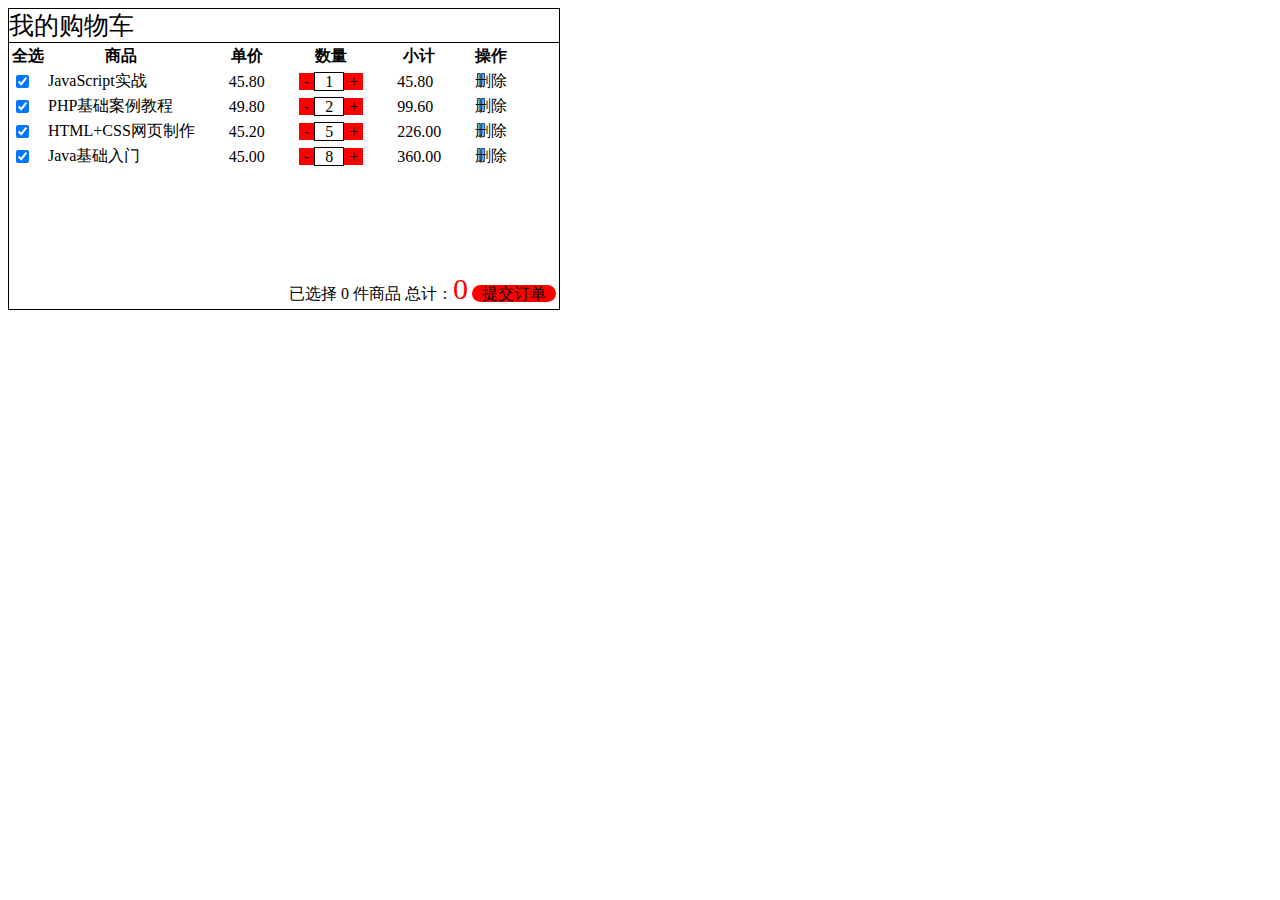
<file: js/index.html>
<!DOCTYPE html>
<html>
	<head>
		<meta charset="utf-8">
		<title></title>
		<style type="text/css">
			.cart{
				width: 550px;
				height: 300px;
				border: 1px solid black;
				position: relative;
			}
			.cart-title{
				font-size: 25px;
				border-bottom: 1px solid black;
			}
			.cart-item input{
				padding: 0 30px;
			}
			.cart-item .cart-price{
				padding: 0 30px;
			}
			.cart-item .cart-reduce{
				padding: 0 5px;
				background-color: #f00;
				cursor: pointer;
			}
			.cart-item .cart-num{
				padding: 0 10px;
				border: 1px solid black;
			}
			.cart-item .cart-add{
				padding: 0 5px;
				background-color: #f00;
				cursor: pointer;
			}
			.cart-item .cart-subtotal{
				padding: 0 30px;
			}
			.cart-bottom{
				position: absolute;
				bottom: 0;
				right: 0;
			}
			.cart-bottom span:nth-of-type(2) .cart-total-price{
				font-size: 30px;
				color: red;
			}
			.cart-bottom span:nth-of-type(3){
				padding: 0 10px;
				background-color: red;
				border-radius:10px 10px 10px 10px ;
			}
		</style>
	</head>
	<body>
		   <div class="cart">
		      <div class="cart-title">我的购物车</div>
		      <table class="cart-table">
		        <tr>
		          <th><span class="cart-all">全选</span></th><th>商品</th><th>单价</th><th>数量</th><th>小计</th><th>操作</th>
		        </tr>
		        <tr class="cart-item">
		          <td><input class="cart-check" type="checkbox" checked></td>
		          <td class="cart-txt-left"><span class="cart-name">Loading...</span></td>
		          <td><span class="cart-price">0</span></td>
		          <td><span class="cart-reduce" >-</span><span class="cart-num">0</span><span class="cart-add">+</span></td>
		          <td><span class="cart-subtotal">0</span></td>
		          <td><span class="cart-del">删除</span></td>
		        </tr>
		        <tr class="cart-bottom">
		          <td colspan="6">
		            <span class="cart-bottom-span">已选择 <span class="cart-total-num">0</span> 件商品</span>
		            <span class="cart-bottom-span">总计：<span class="cart-total-price">0</span></span>
		            <span class="cart-bottom-btn">提交订单</span>
		          </td>
		        </tr>
		      </table>
		    </div>
		    <script src="ShopCart.js"></script>
		    <script>
		    	ShopCart('cart',[
		    	{name: 'JavaScript实战', price: 45.8, num: 1},
		        {name: 'PHP基础案例教程', price: 49.8, num: 2},
		        {name: 'HTML+CSS网页制作', price: 45.2, num: 5},
		        {name: 'Java基础入门', price: 45, num: 8},
		    	]);
		    </script>
	</body>
</html>
</file>
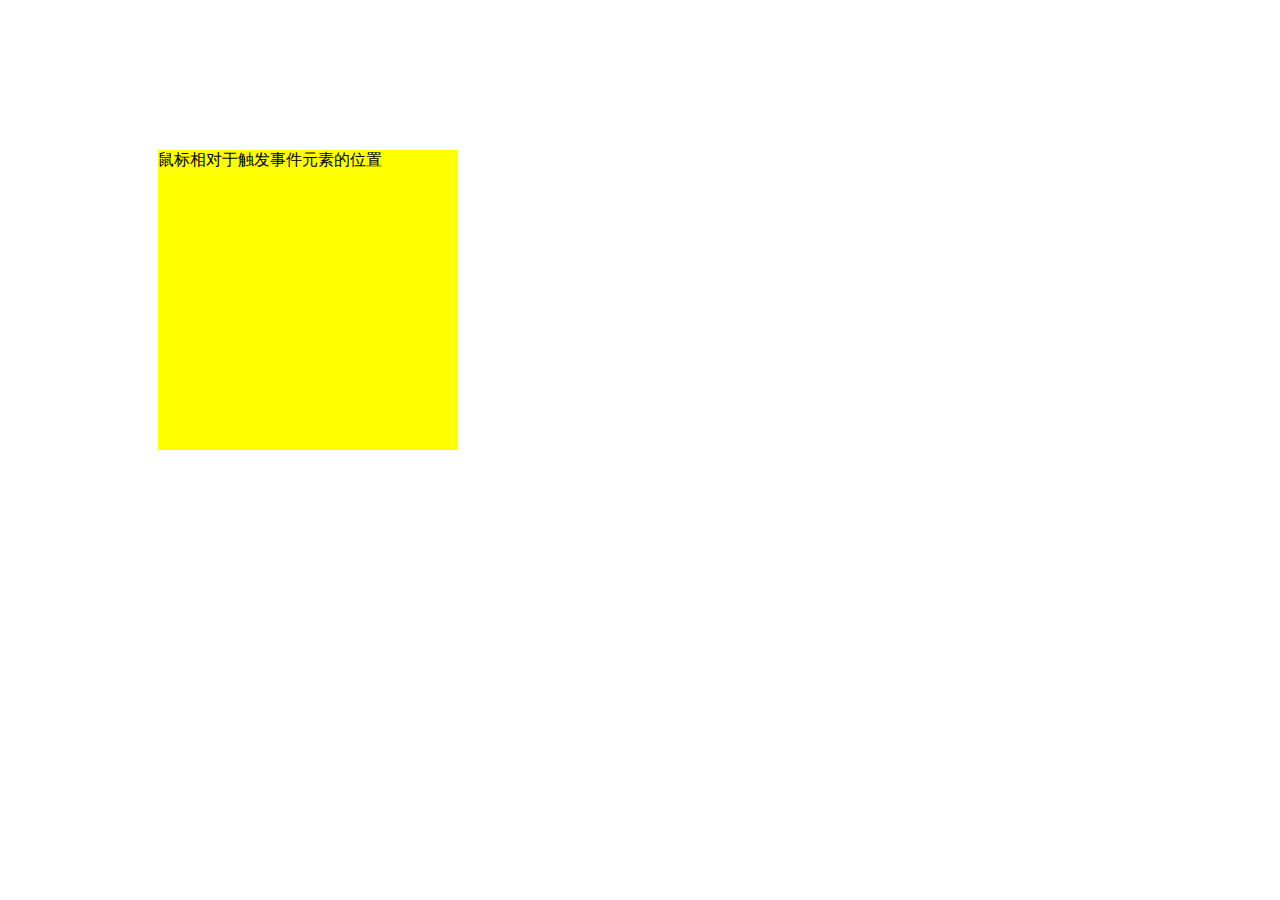
<file: js/02.html>
<!DOCTYPE html PUBLIC "-//W3C//DTD XHTML 1.0 Transitional//EN" "http://www.w3.org/TR/xhtml1/DTD/xhtml1-transitional.dtd">
<html xmlns="http://www.w3.org/1999/xhtml">
<head>
<title>鼠标的距离</title>
<script type="text/javascript">
var mouseX;
var mouseY;
function show(event) {
 var infoDiv = document.getElementById('infoDiv');
 mouseOver(event);
    document.getElementById("a").innerHTML = mouseX+" "+mouseY ;
    infoDiv.style.display = "block";
 infoDiv.innerHTML = mouseX+" "+mouseY;
    infoDiv.style.left = mouseX + 10 + "px";
    infoDiv.style.top = mouseY + 10 + "px";    
}
function hide() {
    var infoDiv = document.getElementById('infoDiv').style.display = "none";;
}
function mouseOver(obj) {
    e = obj || window.event;
    // 此处记录鼠标停留在组建上的时候的位置, 可以自己通过加减常量来控制离鼠标的距离.
    mouseX =  e.layerX|| e.offsetX;
    mouseY =  e.layerY|| e.offsetY; 
}
</script>
</head>
<body>
<div onmousemove="show(event);" onmouseout="hide();" style="margin:150px ; background:#ff0; height:300px; width:300px; position:relative; ">鼠标相对于触发事件元素的位置<strong id="a"></strong>
  <div id="infoDiv" style="display: none; position: absolute; width: 100px; height: 100px; background-color: #F1F19B;"></div>
</div>
</body>
</html>
</file>
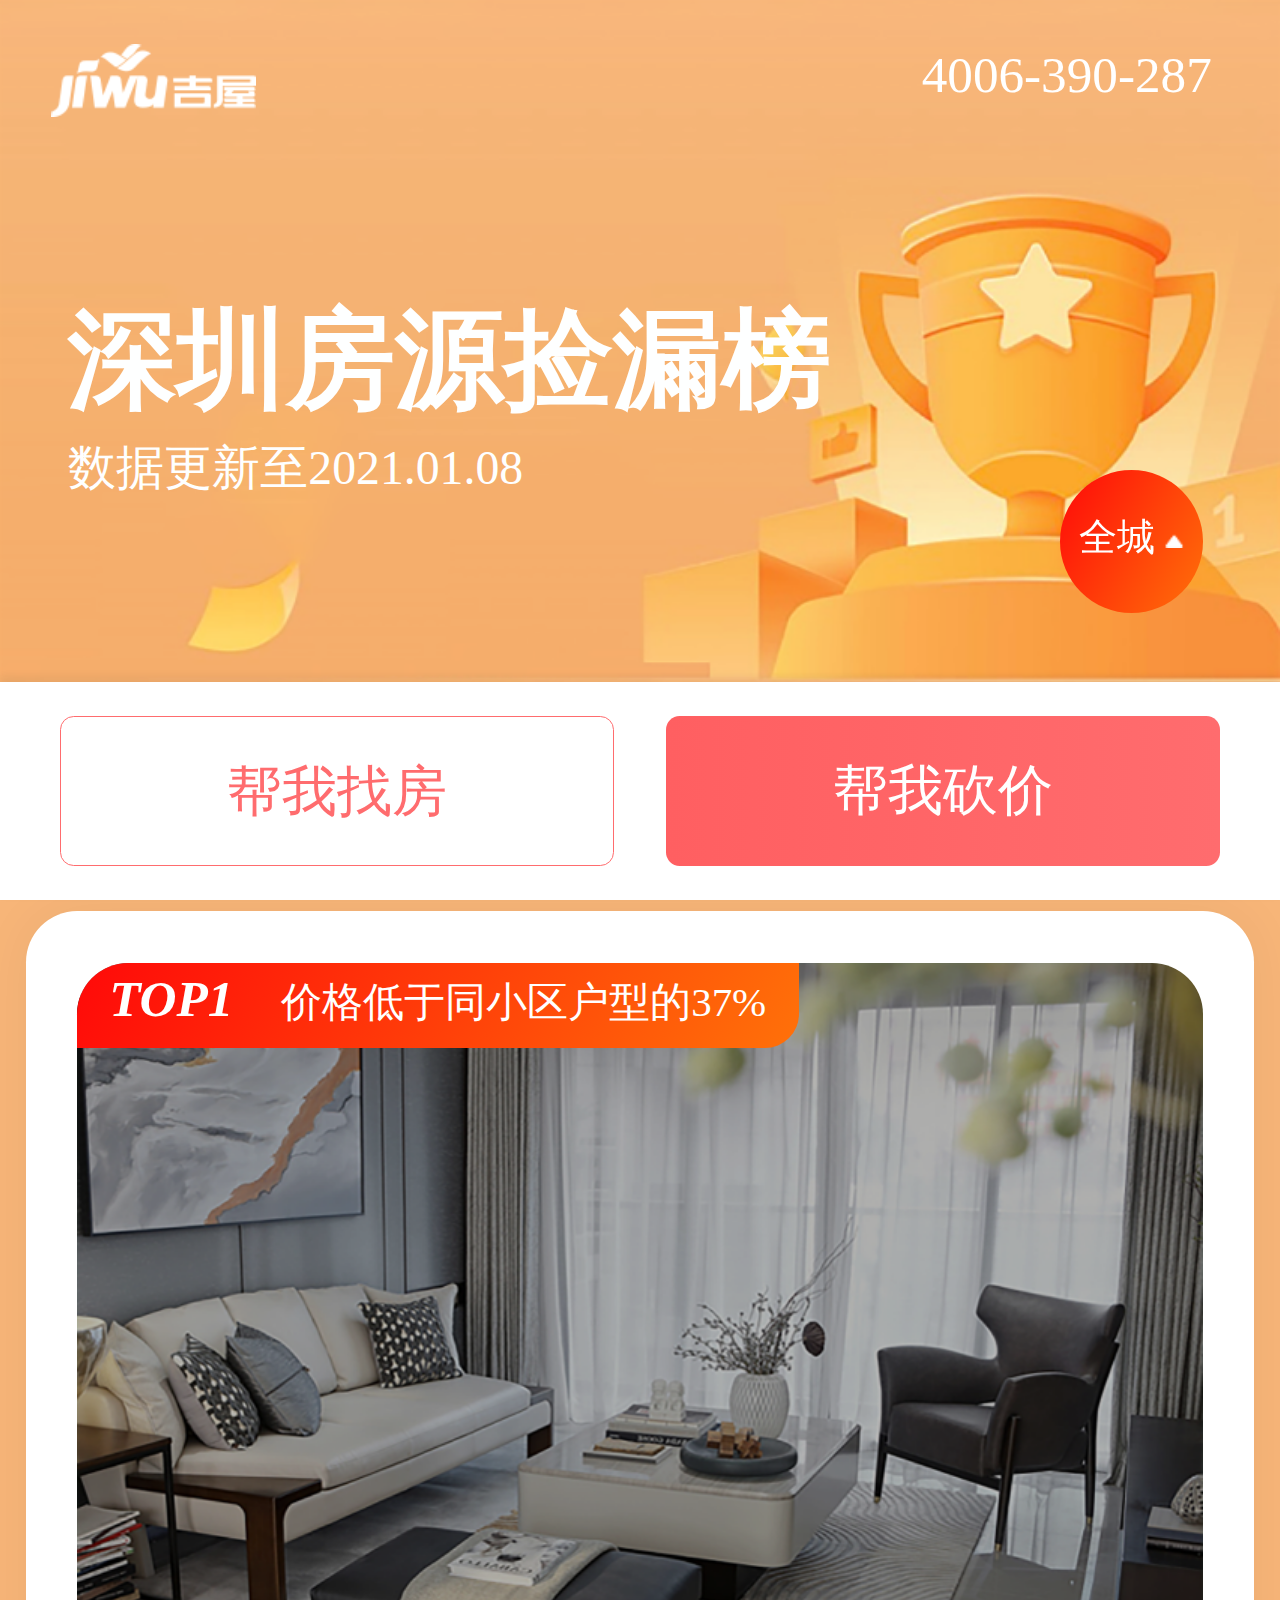
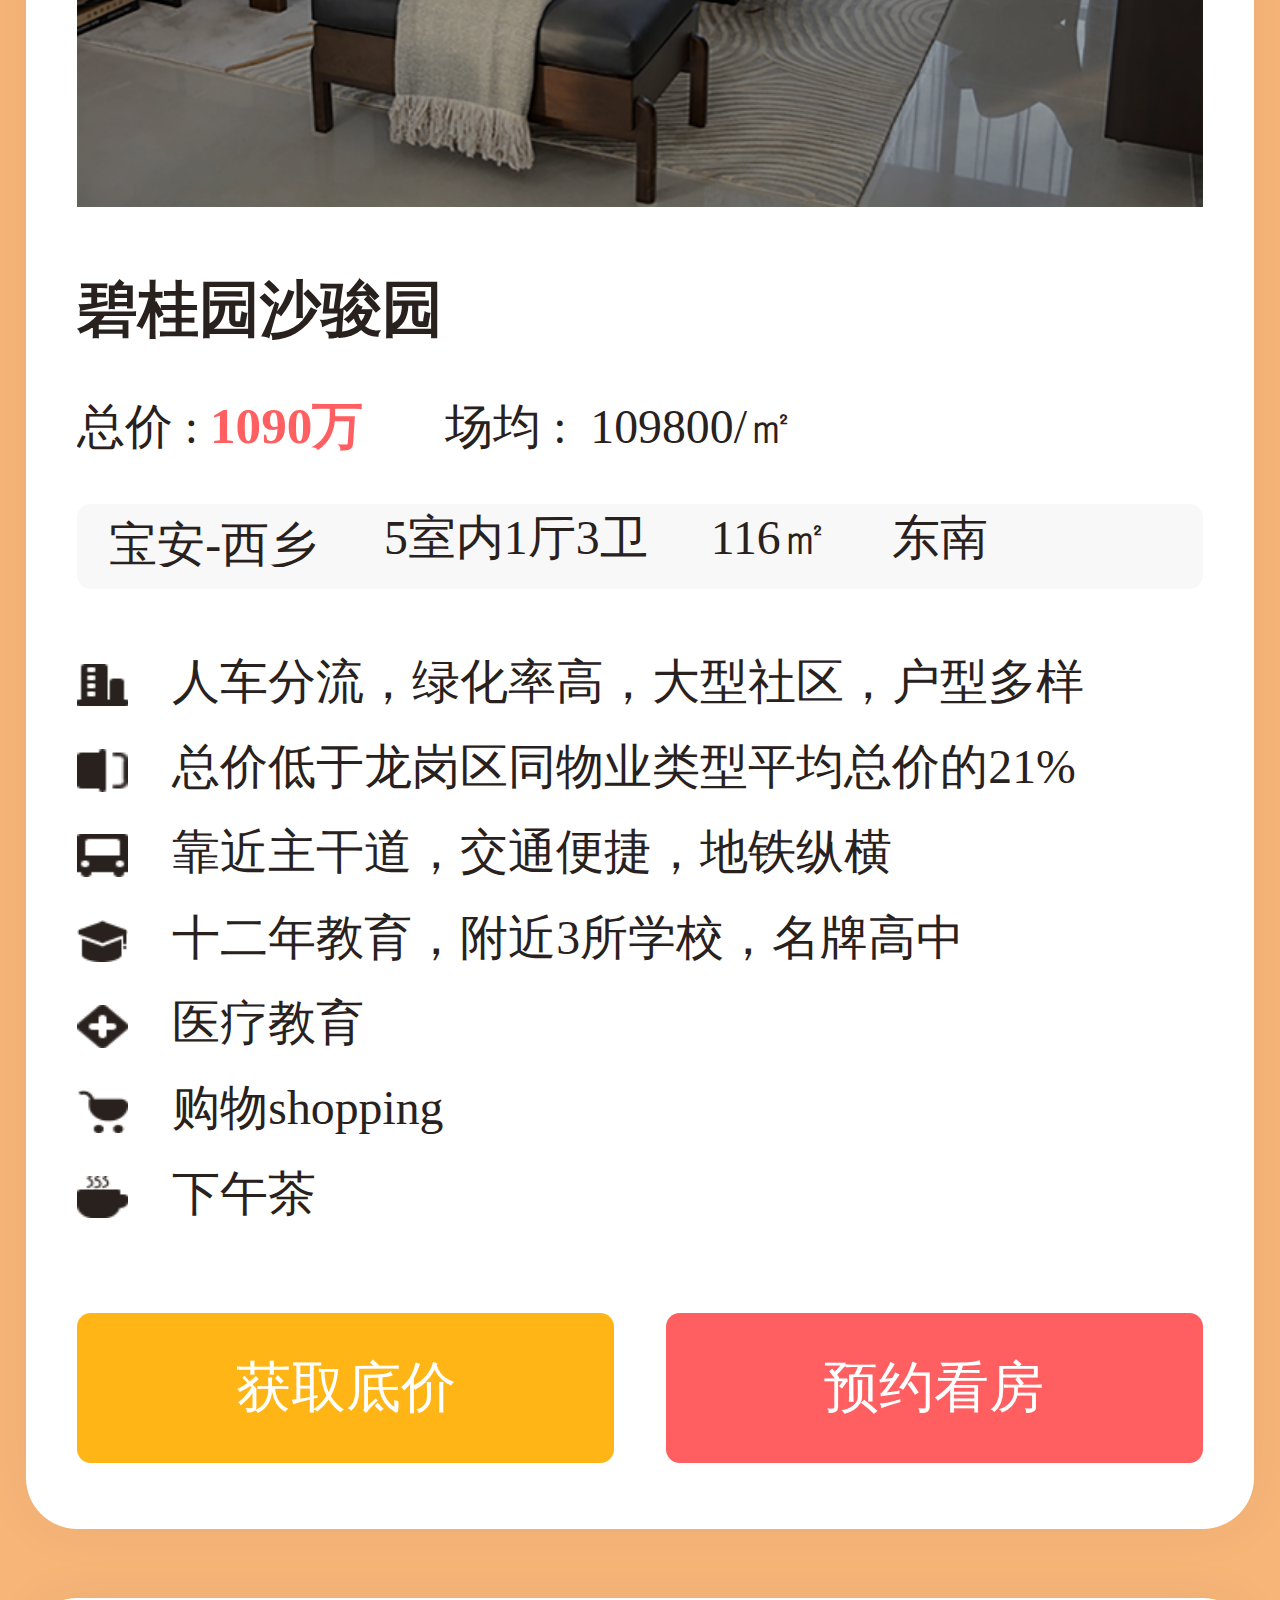
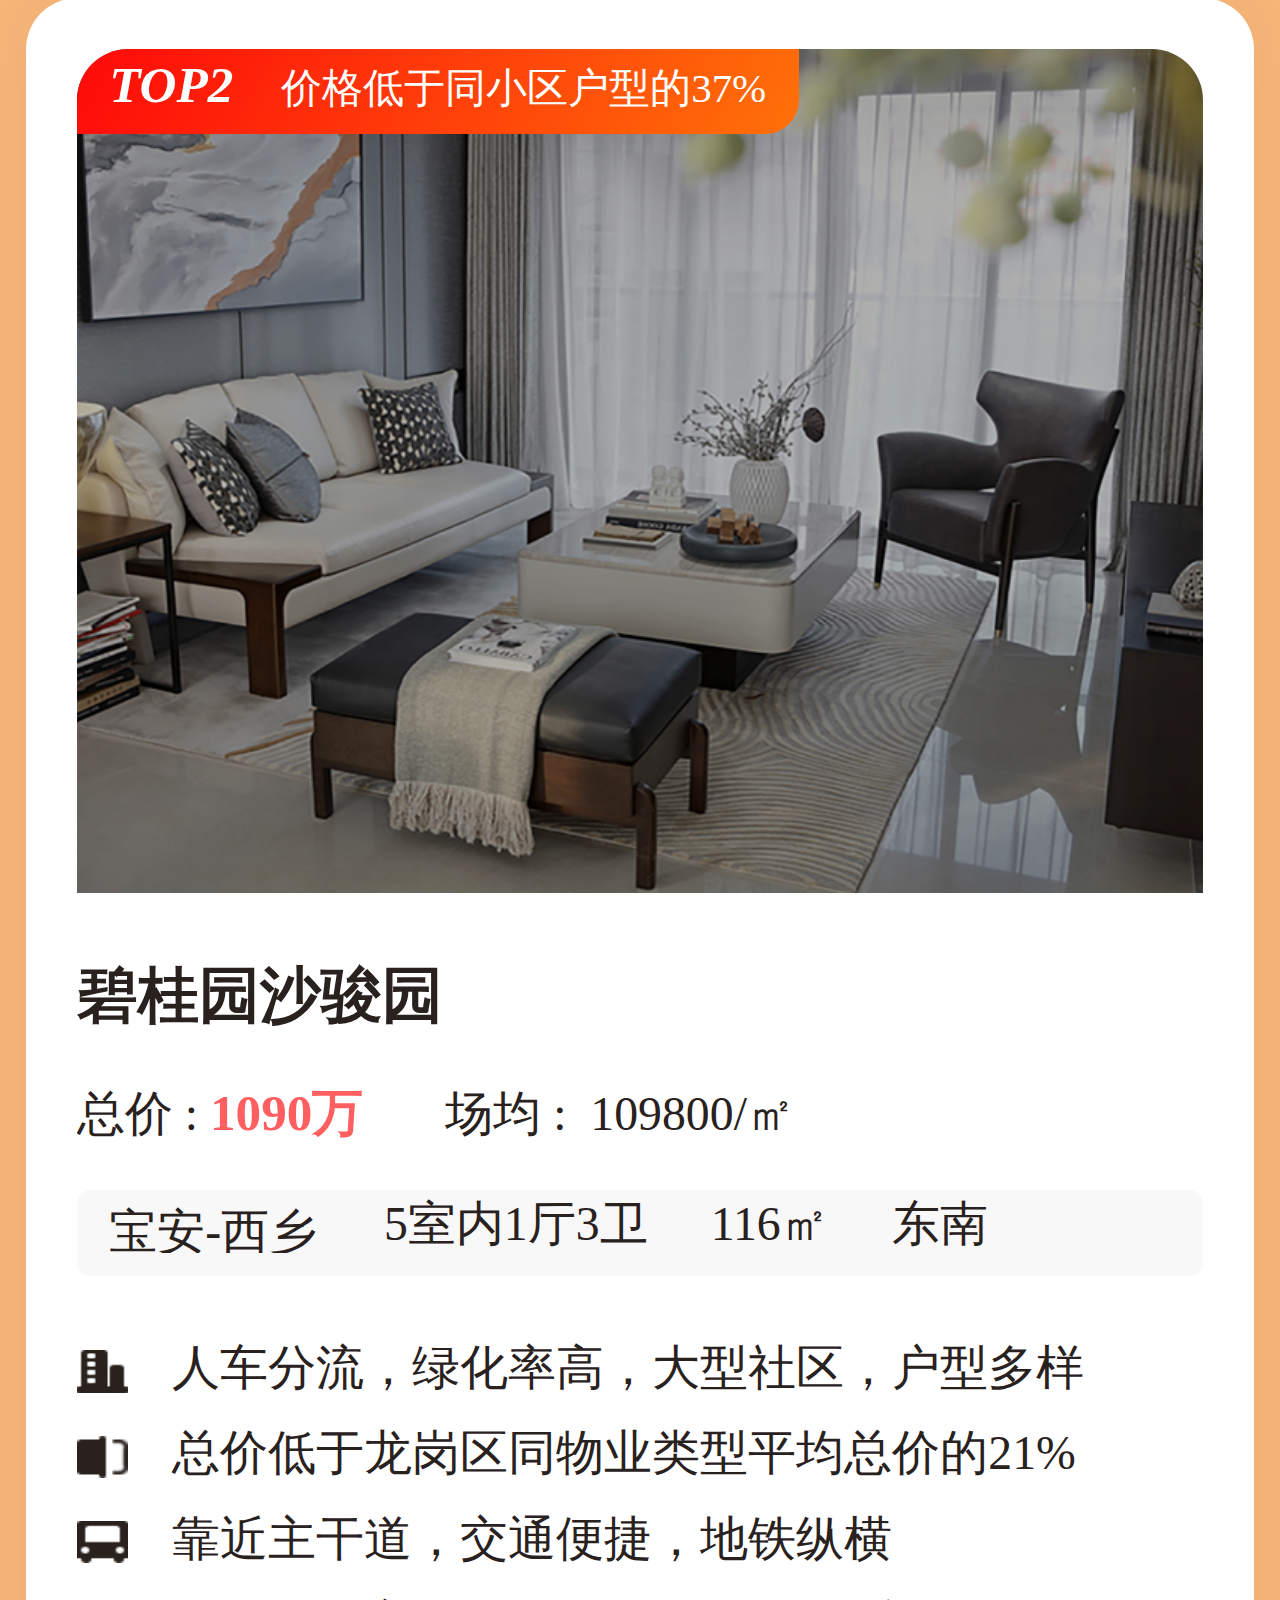
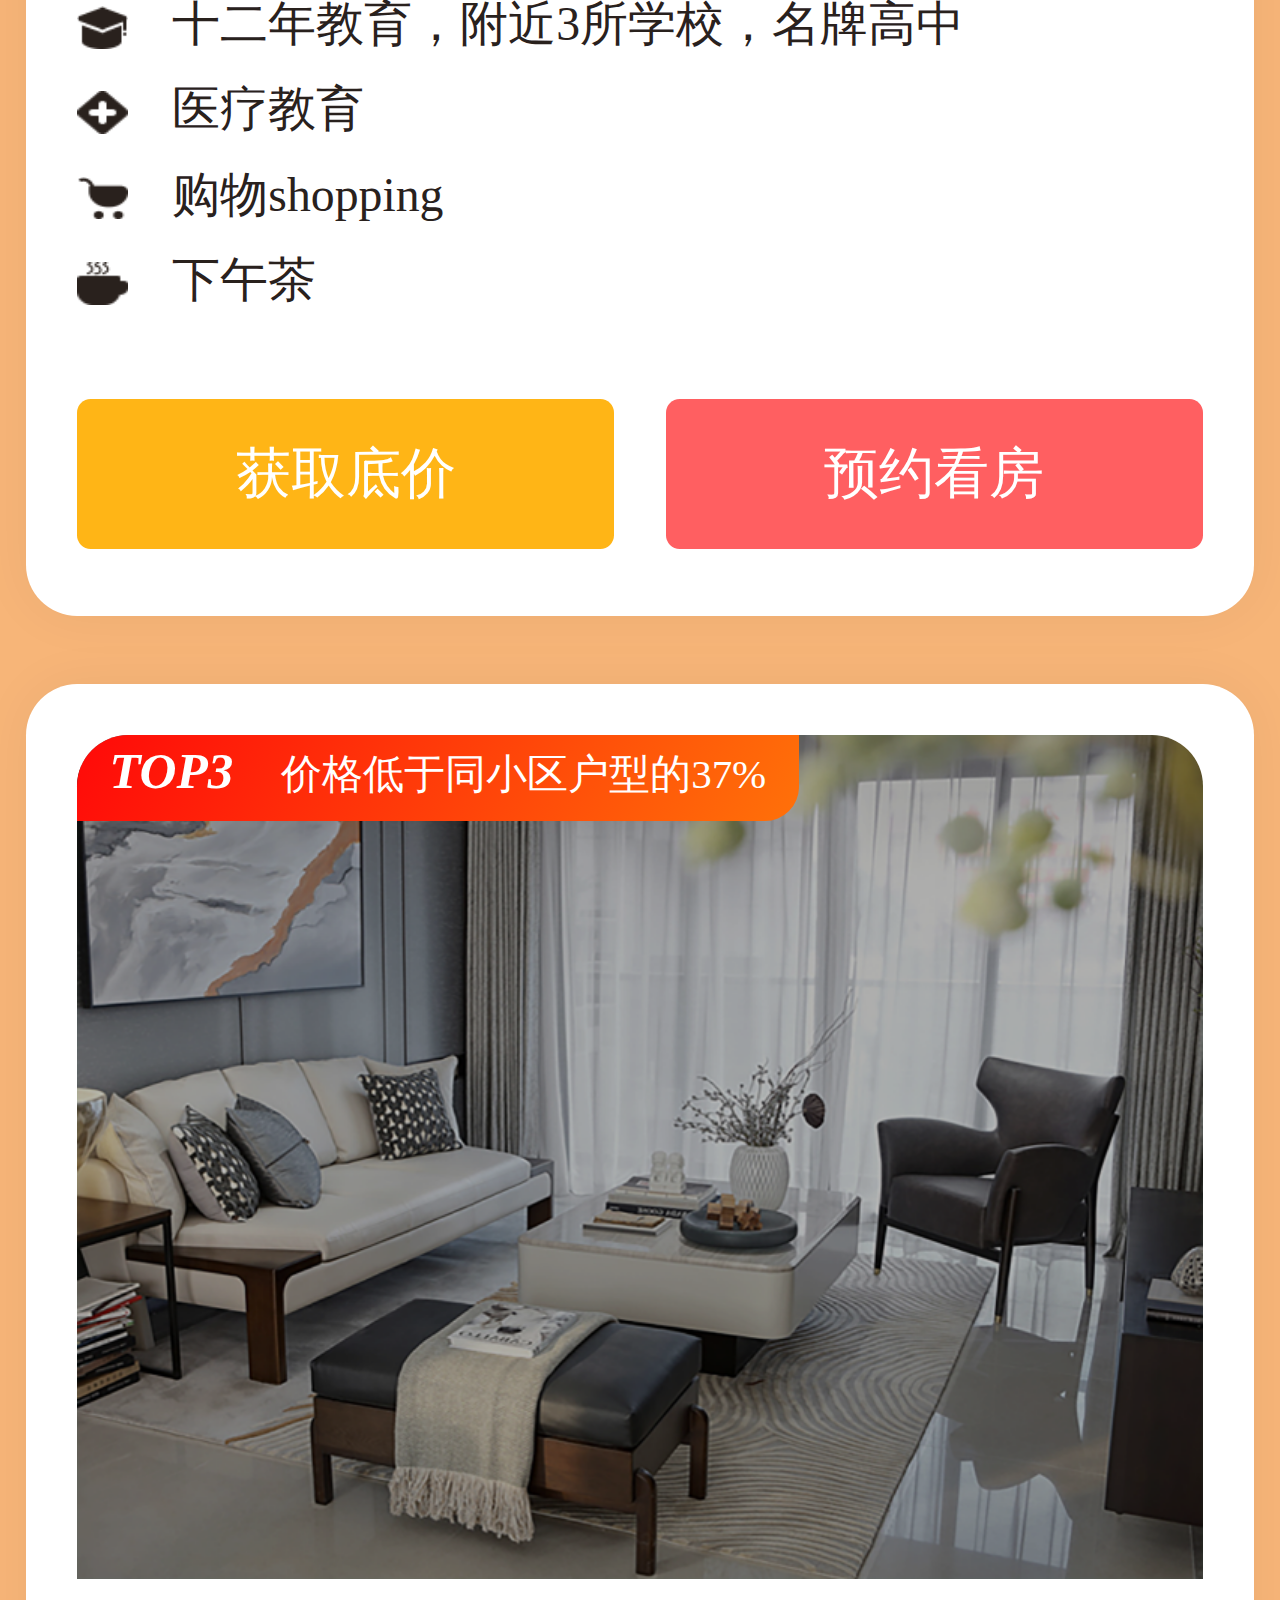
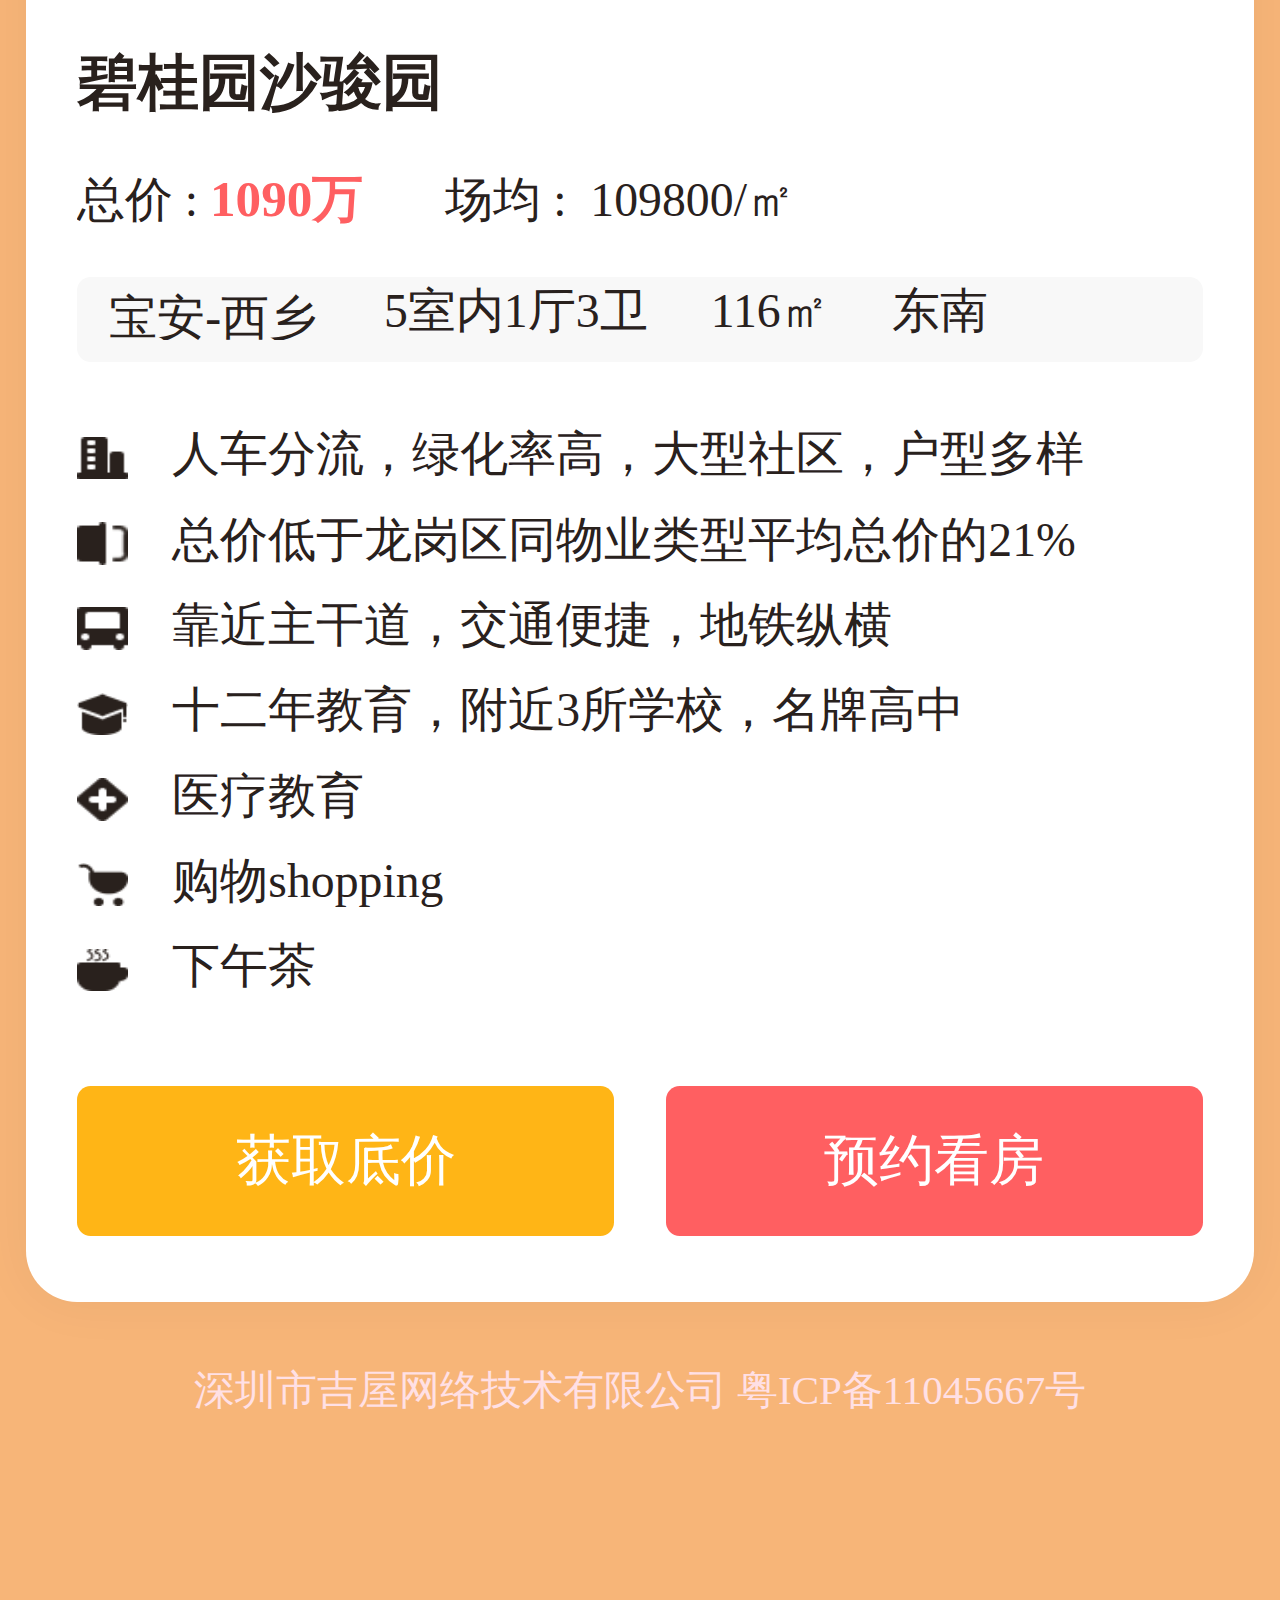
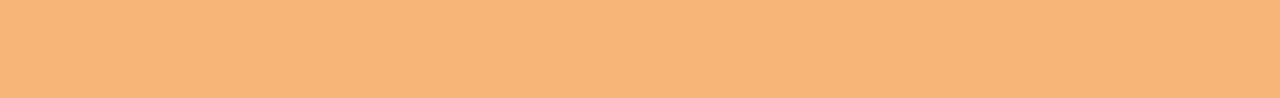
<file: 落地/fy_bd.html>
<!DOCTYPE html>
<html>

<head>
    <meta charset="utf-8">
    <title>房源榜单</title>
    <meta name="description" content="吉屋">
    <meta name="viewport" content="initial-scale=1, width=device-width, maximum-scale=1, user-scalable=no">
    <meta name="apple-mobile-web-app-capable" content="yes">
    <meta name="apple-touch-fullscreen" content="yes">
    <meta name="apple-mobile-web-app-status-bar-style" content="black">
    <meta name="format-detection" content="telephone=no,address=no">
    <link rel="stylesheet" href="css/common.css">
    <link rel="stylesheet" href="css/fy_bd.css">
    <link rel="stylesheet" href="css/bd_common.css">
    <link rel="stylesheet" href="css/quyuSelect.css">
    <script type="text/javascript">
        ;(function(win) {
            var remCalc = {};
            var docEl = win.document.documentElement,
                tid;

            function refreshRem() {
                var width = docEl.getBoundingClientRect().width;
                //if (width > 750) { width = 750 }
                var rem = width / 750*100;
                docEl.style.fontSize = rem + "px";
                remCalc.rem = rem;
                //误差、兼容性处理
                var actualSize = parseFloat(window.getComputedStyle(document.documentElement)["font-size"]);
                if (actualSize !== rem && actualSize > 0 && Math.abs(actualSize - rem) > 1) {
                    var remScaled = rem * rem / actualSize;
                    docEl.style.fontSize = remScaled + "px"
                }
            }

            function dbcRefresh() {
                clearTimeout(tid);
                tid = setTimeout(refreshRem, 100)
            }

            win.addEventListener("resize", function() { dbcRefresh() }, false);
            win.addEventListener("pageshow", function(e) {
                if (e.persisted) { dbcRefresh() }
            }, false);
            refreshRem();
            remCalc.refreshRem = refreshRem;
            win.remCalc = remCalc
        })(window);
        var _hmt = _hmt || [];
        //百度自动推送代码
        (function(){
            var hm = document.createElement("script");
            hm.src = "https://hm.baidu.com/hm.js?138bec4bfa104f11f52a368c5200a54e";
            var s = document.getElementsByTagName("script")[0];
            s.parentNode.insertBefore(hm, s);
        })();
    </script>
</head>

<body>
    <div class="page">
        <!-- 引入公共头部模块 -->
        <div class="banner">
            <header class="header">
                <div class="left">
                    <a href="#" class="logo"><img src="images/logo.png"></a>
                </div>
                <!-- <div class="middle">房源详情</div> -->
                <div class="tel-number">
                    <span>4006-390-287</span>
                </div>
            </header>
            <div class="text">
                <h1>深圳房源捡漏榜</h1>
                <span>数据更新至2021.01.08</span>
            </div>
        </div>
        <!-- 榜单 -->
        <div class="content">
            <div class="main">
                <div class="menu">
                    <a href="#" class="active">房源捡漏榜<div class="one"></div></a>
                    <a href="#">抢手房源榜<div></div></a>
                    <a href="#">热门上新榜<div></div></a>
                    <a href="#">热销楼盘榜<div></div></a>
                    <a href="#">热搜新房榜<div></div></a>
                    <a href="#">人气楼盘榜<div></div></a>
                    <a href="#">季度热盘榜<div></div></a>
                </div>
            </div>
            <!-- top榜单 -->
            <div class="bdph">
               <div class="top">
                    <div class="img">
                       <img src="images/fy/banner.png">
                    </div>
                    <div class="hd"><i class="big" style="font-style: italic;">TOP1</i><span class="hd_num">价格低于同小区户型的37%</span></div>
                    <h3 class="bdph_title">碧桂园沙骏园</h3>
                    <div class="bdph_price">
                        <span class="count">总价 : <em class="money">1090万</em></span>
                        <span>场均 : &nbsp;109800/㎡</span>
                    </div>
                    <div class="tag">
                        <span class="tag-name">宝安-西乡</span>
                        <span>5室内1厅3卫</span>
                        <span>116㎡</span>
                        <span>东南</span>
                    </div>
                    <div class="tags">
                        <ul>
                            <li>
                                <i><img src="images/list/p1.png"></i>
                                <span>人车分流，绿化率高，大型社区，户型多样</span>
                            </li>
                            <li>
                                <i><img src="images/list/p2.png"></i>
                                <span>总价低于龙岗区同物业类型平均总价的21%</span>
                            </li>
                            <li>
                                <i><img src="images/list/p3.png"></i>
                                <span>靠近主干道，交通便捷，地铁纵横</span>
                            </li>
                            <li>
                                <i><img src="images/list/p4.png"></i>
                                <span>十二年教育，附近3所学校，名牌高中</span>
                            </li>
                            <li>
                                <i><img src="images/list/p5.png"></i>
                                <span>医疗教育</span>
                            </li>
                            <li>
                                <i><img src="images/list/p6.png"></i>
                                <span>购物shopping</span>
                            </li>
                            <li>
                                <i><img src="images/list/p7.png"></i>
                                <span>下午茶</span>
                            </li>
                        </ul>
                    </div>
                    <div class="bottom-btn">
                        <a href="javascript:;" class="yellow-btn btn" onclick="hqdj()">获取底价</a>
                        <a href="javascript:;" class="yykf" onclick="yykf()" data-bid="楼盘id">预约看房</a>
                    </div>
               </div>
            </div>
            <div class="bdph">
                <div class="top">
                     <div class="img">
                        <img src="images/fy/banner.png">
                     </div>
                     <div class="hd"><i class="big" style="font-style: italic;">TOP2</i><span class="hd_num">价格低于同小区户型的37%</span></div>
                     <h3 class="bdph_title">碧桂园沙骏园</h3>
                     <div class="bdph_price">
                         <span class="count">总价 : <em class="money">1090万</em></span>
                         <span>场均 : &nbsp;109800/㎡</span>
                     </div>
                     <div class="tag">
                         <span class="tag-name">宝安-西乡</span>
                         <span>5室内1厅3卫</span>
                         <span>116㎡</span>
                         <span>东南</span>
                     </div>
                     <div class="tags">
                         <ul>
                             <li>
                                 <i><img src="images/list/p1.png"></i>
                                 <span>人车分流，绿化率高，大型社区，户型多样</span>
                             </li>
                             <li>
                                 <i><img src="images/list/p2.png"></i>
                                 <span>总价低于龙岗区同物业类型平均总价的21%</span>
                             </li>
                             <li>
                                 <i><img src="images/list/p3.png"></i>
                                 <span>靠近主干道，交通便捷，地铁纵横</span>
                             </li>
                             <li>
                                 <i><img src="images/list/p4.png"></i>
                                 <span>十二年教育，附近3所学校，名牌高中</span>
                             </li>
                             <li>
                                 <i><img src="images/list/p5.png"></i>
                                 <span>医疗教育</span>
                             </li>
                             <li>
                                 <i><img src="images/list/p6.png"></i>
                                 <span>购物shopping</span>
                             </li>
                             <li>
                                 <i><img src="images/list/p7.png"></i>
                                 <span>下午茶</span>
                             </li>
                         </ul>
                     </div>
                     <div class="bottom-btn">
                         <a href="javascript:;" class="yellow-btn btn" onclick="hqdj()">获取底价</a>
                         <a href="javascript:;" class="yykf" onclick="yykf()" data-bid="楼盘id">预约看房</a>
                     </div>
                </div>
             </div>
             <div class="bdph">
                <div class="top">
                     <div class="img">
                        <img src="images/fy/banner.png">
                     </div>
                     <div class="hd"><i class="big" style="font-style: italic;">TOP3</i><span class="hd_num">价格低于同小区户型的37%</span></div>
                     <h3 class="bdph_title">碧桂园沙骏园</h3>
                     <div class="bdph_price">
                         <span class="count">总价 : <em class="money">1090万</em></span>
                         <span>场均 : &nbsp;109800/㎡</span>
                     </div>
                     <div class="tag">
                         <span class="tag-name">宝安-西乡</span>
                         <span>5室内1厅3卫</span>
                         <span>116㎡</span>
                         <span>东南</span>
                     </div>
                     <div class="tags">
                         <ul>
                             <li>
                                 <i><img src="images/list/p1.png"></i>
                                 <span>人车分流，绿化率高，大型社区，户型多样</span>
                             </li>
                             <li>
                                 <i><img src="images/list/p2.png"></i>
                                 <span>总价低于龙岗区同物业类型平均总价的21%</span>
                             </li>
                             <li>
                                 <i><img src="images/list/p3.png"></i>
                                 <span>靠近主干道，交通便捷，地铁纵横</span>
                             </li>
                             <li>
                                 <i><img src="images/list/p4.png"></i>
                                 <span>十二年教育，附近3所学校，名牌高中</span>
                             </li>
                             <li>
                                 <i><img src="images/list/p5.png"></i>
                                 <span>医疗教育</span>
                             </li>
                             <li>
                                 <i><img src="images/list/p6.png"></i>
                                 <span>购物shopping</span>
                             </li>
                             <li>
                                 <i><img src="images/list/p7.png"></i>
                                 <span>下午茶</span>
                             </li>
                         </ul>
                     </div>
                     <div class="bottom-btn">
                         <a href="javascript:;" class="yellow-btn btn" onclick="hqdj()">获取底价</a>
                         <a href="javascript:;" class="yykf" onclick="yykf()" data-bid="楼盘id">预约看房</a>
                     </div>
                </div>
             </div>
        </div>
        <footer class="footer">深圳市吉屋网络技术有限公司 粤ICP备11045667号</footer>
    </div>
    <!--固定底部的按钮-->
    <div class="fixed-bottom-btn">
        <a href="javascript:;" class="line-btn btn" onclick="bwzf()">帮我找房</a>
        <a href="javascript:;" class="pink-btn btn" onclick="bwkj()">帮我砍价</a>
    </div>
    <div class="right-bottom-btn">
        <div class="bottom-text" style="display: none;">
            <ul style="white-space: inherit;">
                <li>
                    <a href="javascript:;">龙岗区</a>
                    <i><img src="images/bd/icon-dw.png"></i>
                </li>
                <li>
                    <a href="javascript:;">大鹏新区</a>
                    <i><img src="images/bd/icon-dw.png"></i>
                </li>
                <li>
                    <a href="javascript:;">福田区</a>
                    <i><img src="images/bd/icon-dw.png"></i>
                </li>
                <li>
                    <a href="javascript:;">南山区</a>
                    <i><img src="images/bd/icon-dw.png"></i>
                </li>
            </ul>
        </div>
        <div class="qc-btn" onclick="qc()">全城<img class="rotate-up" src="images/bd/arr-up.png"></div>
    </div>
    <!-- 获取底价弹窗 -->
    <div class="pop-wrap pop-hqdj">
        <div class="mask"></div>
        <div class="pop-box">
            <div class="pop-content">
                <div class="pop-content-main"><i class="close-pop"></i>
                    <h3 class="tit">获取底价</h3>
                    <div class="stats">已有<em>23</em>人咨询</div>
                    <div class="text">输入手机号码，获取房源底价信息。</div>
                    <ul class="formBox">
                        <li class="telbox">
                            <input type="tel" placeholder="请输入手机号码" class="tel">
                            <a href="javascript:;" class="sendYzm" onclick="yzmCountDown(this)">发送验证码</a>
                        </li>
                        <li class="yzmbox">
                            <input type="tel" placeholder="请输入验证码" class="yzm">
                        </li>
                    </ul>
                    <div class="btnwrap"><a href="javascript:;" class="btn btn-green ok" onclick="send()" data-bid="楼盘id">提交</a>
                    </div>
                </div>
            </div>
        </div>
    </div>
    <!-- 预约看房弹窗 -->
    <div class="pop-wrap pop-yykf">
        <div class="mask"></div>
        <div class="pop-box">
            <div class="pop-content">
                <div class="pop-content-main"><i class="close-pop"></i>
                    <h3 class="tit">预约看房</h3>
                    <div class="stats">已有<em>23</em>人预约</div>
                    <div class="text">输入手机号码，以便置业管家联系你商讨看房时间。</div>
                    <ul class="formBox">
                        <li class="telbox">
                            <input type="tel" placeholder="请输入手机号码" class="tel">
                            <a href="javascript:;" class="sendYzm" onclick="yzmCountDown(this)">发送验证码</a>
                        </li>
                        <li class="yzmbox">
                            <input type="tel" placeholder="请输入验证码" class="yzm">
                        </li>
                    </ul>
                    <div class="btnwrap"><a href="javascript:;" class="btn btn-green ok" onclick="send()" data-bid="楼盘id">提交</a>
                    </div>
                </div>
            </div>
        </div>
    </div>
    <!-- 帮我找房弹窗 -->
    <div class="pop-wrap pop-bwzf">
        <div class="mask"></div>
         <div class="liuzi divgap">
            <div class="close-pop"></div>
            <div class="top-text">
                <b class="tit">输入购房需求,帮你找房</b>
            </div>
            <div class="price-box">
                <span class="tit-span">总价</span>
                <div class="rang-box">
                    <input type="hidden" class="range-slider"  value="750"/>
                </div>
            </div>
            <div class="hx-box">
                <span class="tit-span">户型</span>
                <ul class="clearfix">
                    <li class="active">不限</li>
                    <li>一室</li>
                    <li>二室</li>
                    <li>三室</li>
                    <li>四室</li>
                    <li>四室以上</li>
                </ul>
            </div>
            <div class="hx-box quyu">
                <span class="tit-span">区域</span>
                <div class="selcet-quyu" >
                    <span id="select">不限</span>
                    <i></i>
                </div>
            </div>
            <ul class="formBox">
                <li class="telbox">
                    <input type="tel" placeholder="请输入手机号" class="tel" value="">
                    <a href="javascript:;" class="sendYzm" onclick="yzmCountDown(this)">发送验证码</a>
                </li>
                <li class="yzmbox" style="display: list-item;">
                    <input type="tel" placeholder="请输入验证码"  class="yzm">
                </li>
            </ul>
            <div class="btnwrap">
                <a href="javascript:;" class="submit_btn" onclick="send(this)" data-bid="楼盘id">提交找房服务</a>
            </div>
            <div class="zf-num">已帮<b>3248</b>人找到满意的房子</div>
            <div class="scroll-top">
                <div class="scroll-top-window">
                    <ul>
                        <li>
                            <span>187**23333 4分钟前</span>
                            <span>187**23333 8分钟前</span>
                        </li>
                        <li>
                            <span>187**23333 5分钟前</span>
                            <span>187**23333 8分钟前</span>
                        </li>
                        <li>
                            <span>187**23333 8分钟前</span>
                            <span>187**23333 8分钟前</span>
                        </li>
                        <li>
                            <span>187**23333 1分钟前</span>
                            <span>187**23333 2分钟前</span>
                        </li>
                        <li>
                            <span>187**23333 1分钟前</span>
                            <span>187**23333 2分钟前</span>
                        </li>
                        <li>
                            <span>187**23333 3分钟前</span>
                            <span>187**23333 3分钟前</span>
                        </li>
                    </ul>
                </div>
                <!--遮罩层-->
                <div class="shade"></div>
                </div>
            </div>
     </div>
     <!-- 帮我砍价弹窗 -->
     <div class="pop-wrap pop-bwkj">
        <div class="mask"></div>
        <div class="liuzi divgap mfkj">
            <div class="close-pop"></div>
            <div class="top-text">
                <b class="tit" style="display: block;text-align: center;">你买房，我砍价</b>
                <span class="subline" style="font-size: 0.28rem;text-align: center; color: #29211d;display: block;">累计服务客户<em style="color:#ff6465 ;">10000+</em>，平均砍价<em style="color: #ff6465;">4.27</em>万</span>
            </div>
            <div class="hx-box quyu">
                <span class="tit-span">区域</span>
                <div class="selcet-quyu" >
                    <span id="select2">不限</span>
                    <i></i>
                </div>
            </div>
            <ul class="formBox">
                <li>
                    <span onclick="searchPop()" class="input-xq">请输入意向小区</span>
                </li>
                <li class="telbox">
                    <input type="tel" placeholder="请输入手机号" class="tel" value="">
                    <a href="javascript:;" class="sendYzm" onclick="yzmCountDown(this)">发送验证码</a>
                </li>
                <li class="yzmbox" style="display: list-item;">
                    <input type="tel" placeholder="请输入验证码"  class="yzm">
                </li>
            </ul>
            <div class="btnwrap">
                <a href="javascript:;" class="submit_btn" onclick="send(this)" data-bid="楼盘id">申请免费砍价服务(8%砍价幅度)</a>
            </div>
            <div class="scroll-top">
                <div class="scroll-top-window">
                    <ul>
                        <li>
                            <span>187**23333 4分钟前</span>
                            <span>187**23333 8分钟前</span>
                        </li>
                        <li>
                            <span>187**23333 5分钟前</span>
                            <span>187**23333 8分钟前</span>
                        </li>
                        <li>
                            <span>187**23333 8分钟前</span>
                            <span>187**23333 8分钟前</span>
                        </li>
                        <li>
                            <span>187**23333 1分钟前</span>
                            <span>187**23333 2分钟前</span>
                        </li>
                        <li>
                            <span>187**23333 1分钟前</span>
                            <span>187**23333 2分钟前</span>
                        </li>
                        <li>
                            <span>187**23333 3分钟前</span>
                            <span>187**23333 3分钟前</span>
                        </li>
                    </ul>
                </div>
                <!--遮罩层-->
                <div class="shade"></div>
                </div>
        </div>

    </div>
    <!-- 区域选择 -->
    <div class="pop-wrap pop-select">
        <div class="mask"></div>
        <div class="divgap select-box">
            <div class="search">
                <div class="dropDown">
                    <div class="dropProv">
                        <ul class="dropProvUl dropUl"></ul>
                    </div>
                    <div class="dropCity">
                        <ul class="dropCityUl dropUl"></ul>
                    </div>
                </div>
            </div>
            <div class="bottom">
                <a href="javascript:;" class="reset"><i></i>重置</a>
                <a href="javascript:;" class="sure">确定</a>
            </div>
        </div>
    </div>
     <!--模糊搜索-->
     <div class="pop-wrap pop-search">
        <div class="mask"></div>
        <div class="pop-box">
            <div class="pop-content">
                <div class="input">
                    <input type="text"  placeholder="请输入意向小区" class="search-inp" id="soinput">
                    <a href="javascript:;" class="reset-search">取消</a>
                </div>
                <div class="search-list">
                    <ul>
                        <li><a href="javascript:;">阳基御龙山</a></li>
                        <li><a href="javascript:;">阳基御龙山</a></li>
                        <li><a href="javascript:;">阳基御龙山</a></li>
                        <li><a href="javascript:;">阳基御龙山</a></li>
                        <li><a href="javascript:;">阳基御龙山</a></li>
                        <li><a href="javascript:;">阳基御龙山</a></li>
                    </ul>
                 </div>
            </div>
        </div>
    </div>
    <script type="text/javascript" src="js/jquery-1.10.2.min.js"></script>
    <script type="text/javascript" src="http://res.wx.qq.com/open/js/jweixin-1.4.0.js"></script>
    <script type="text/javascript" src="js/common.js"></script>
    <script type="text/javascript" src="js/fy_bd.js"></script>
    <script type="text/javascript" src="js/quyuSelect.js"></script>
    <script type="text/javascript" src="js/jquery.range.js"></script>
    <script type="text/javascript">
        /*微信分享配置*/
        var timestamp = '';
        var nonceStr = '';
        var signature = '';
        var appId = '';
        function getSign(){
            $.ajax({
                type: 'POST',
                url: 'http://m.jiwu.com/mWechat!getSign.action',//修改为自定义接口地址
                data: {'addr':window.location.href},
                dataType: 'jsonp',
                jsonp: "callback",
                jsonpCallback:"returnMsg",
                success: function(data){
                    timestamp = data.timestamp;
                    nonceStr = data.nonceStr;
                    signature = data.signature;
                    appId = data.appId;
                    configwx();
                },
                error: function(xhr, type){}
            })
        }
        function configwx(){
            wx.config({
                debug: false,
                appId: appId,
                timestamp: timestamp,
                nonceStr: nonceStr,
                signature: signature,
                jsApiList: ['updateAppMessageShareData','updateTimelineShareData']
            });
        }
        getSign();

        wx.ready(function(){
            shareData ={
                title: "深圳楼盘推荐",
                desc: "",
                link: window.location.href,
                imgUrl: "https://toufang.jiwu.com/images/share.jpg",
                type: '',
                dataUrl: '',
                success: function(){
                    //alert("success！congratulation！");
                },
                cancel: function(){}
            };
            wx.updateAppMessageShareData(shareData);
            wx.updateTimelineShareData(shareData);
        })


    </script>

</body>

</html>
</file>
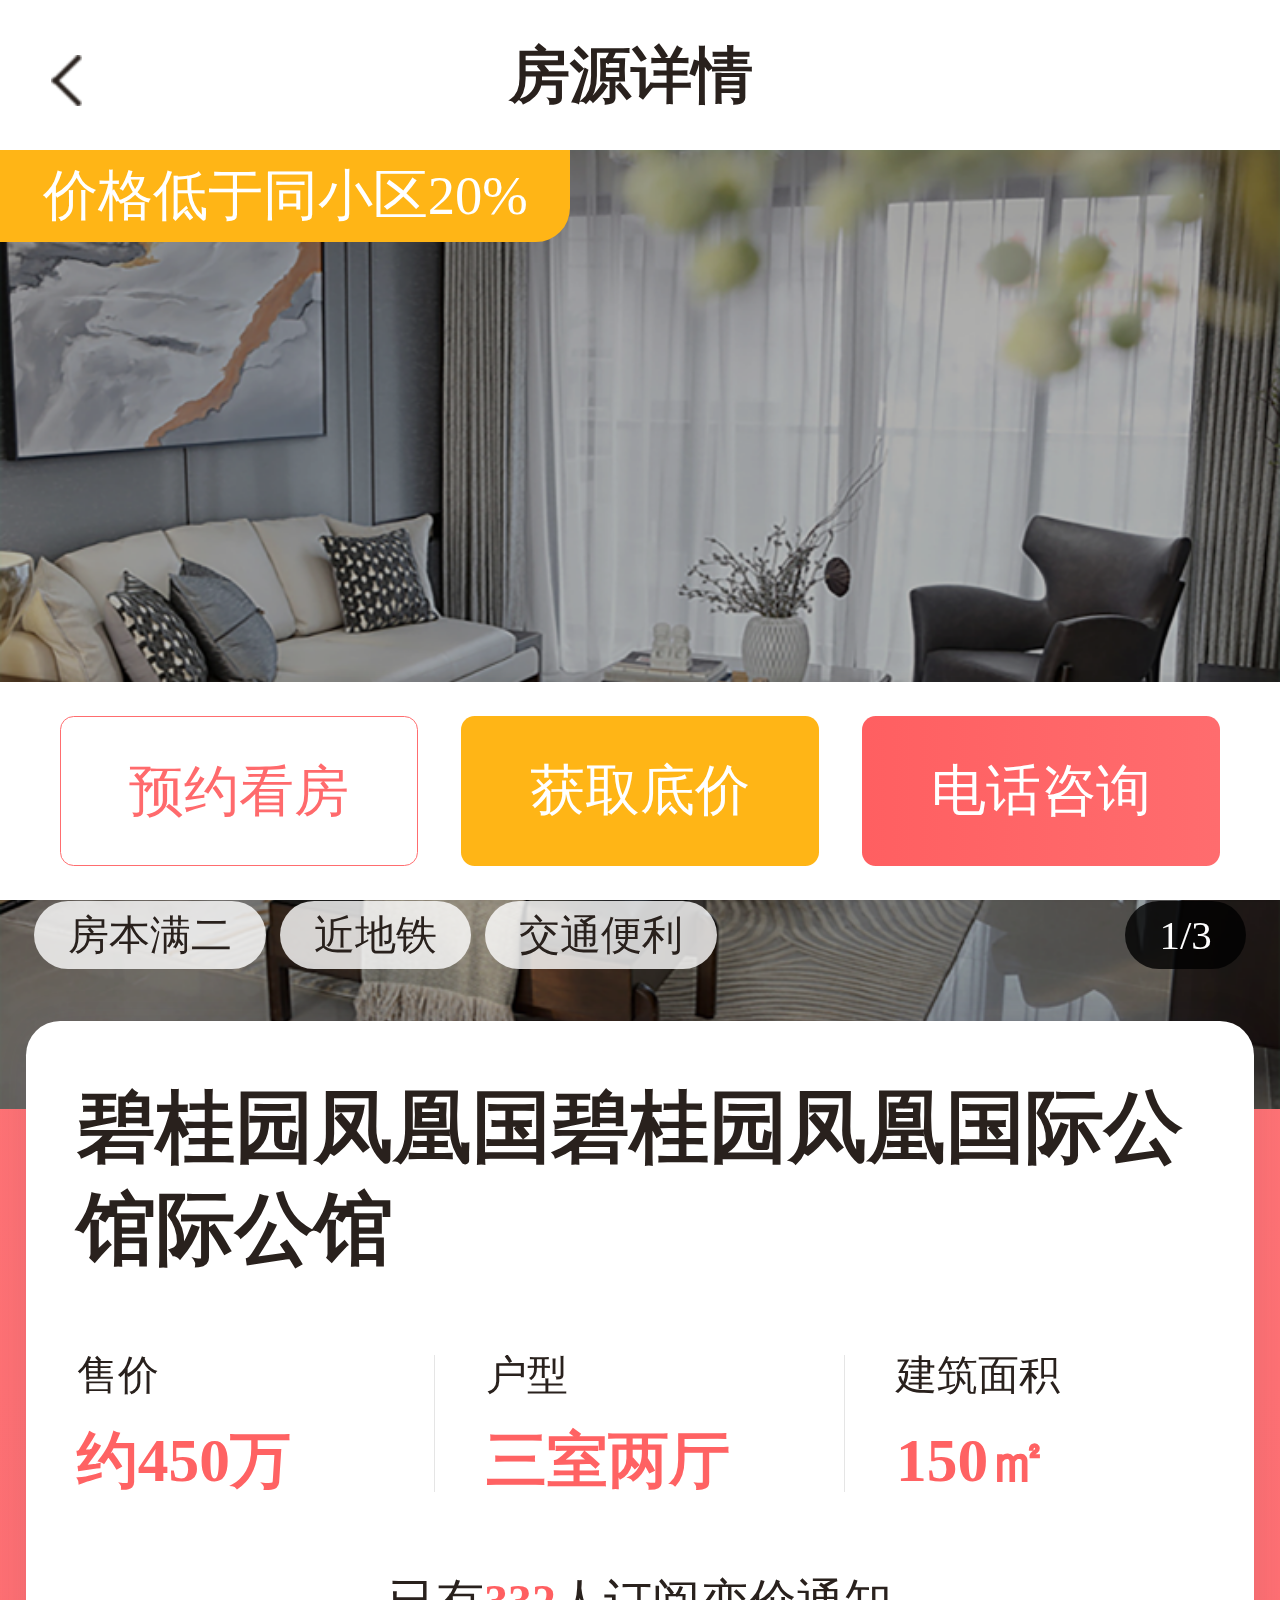
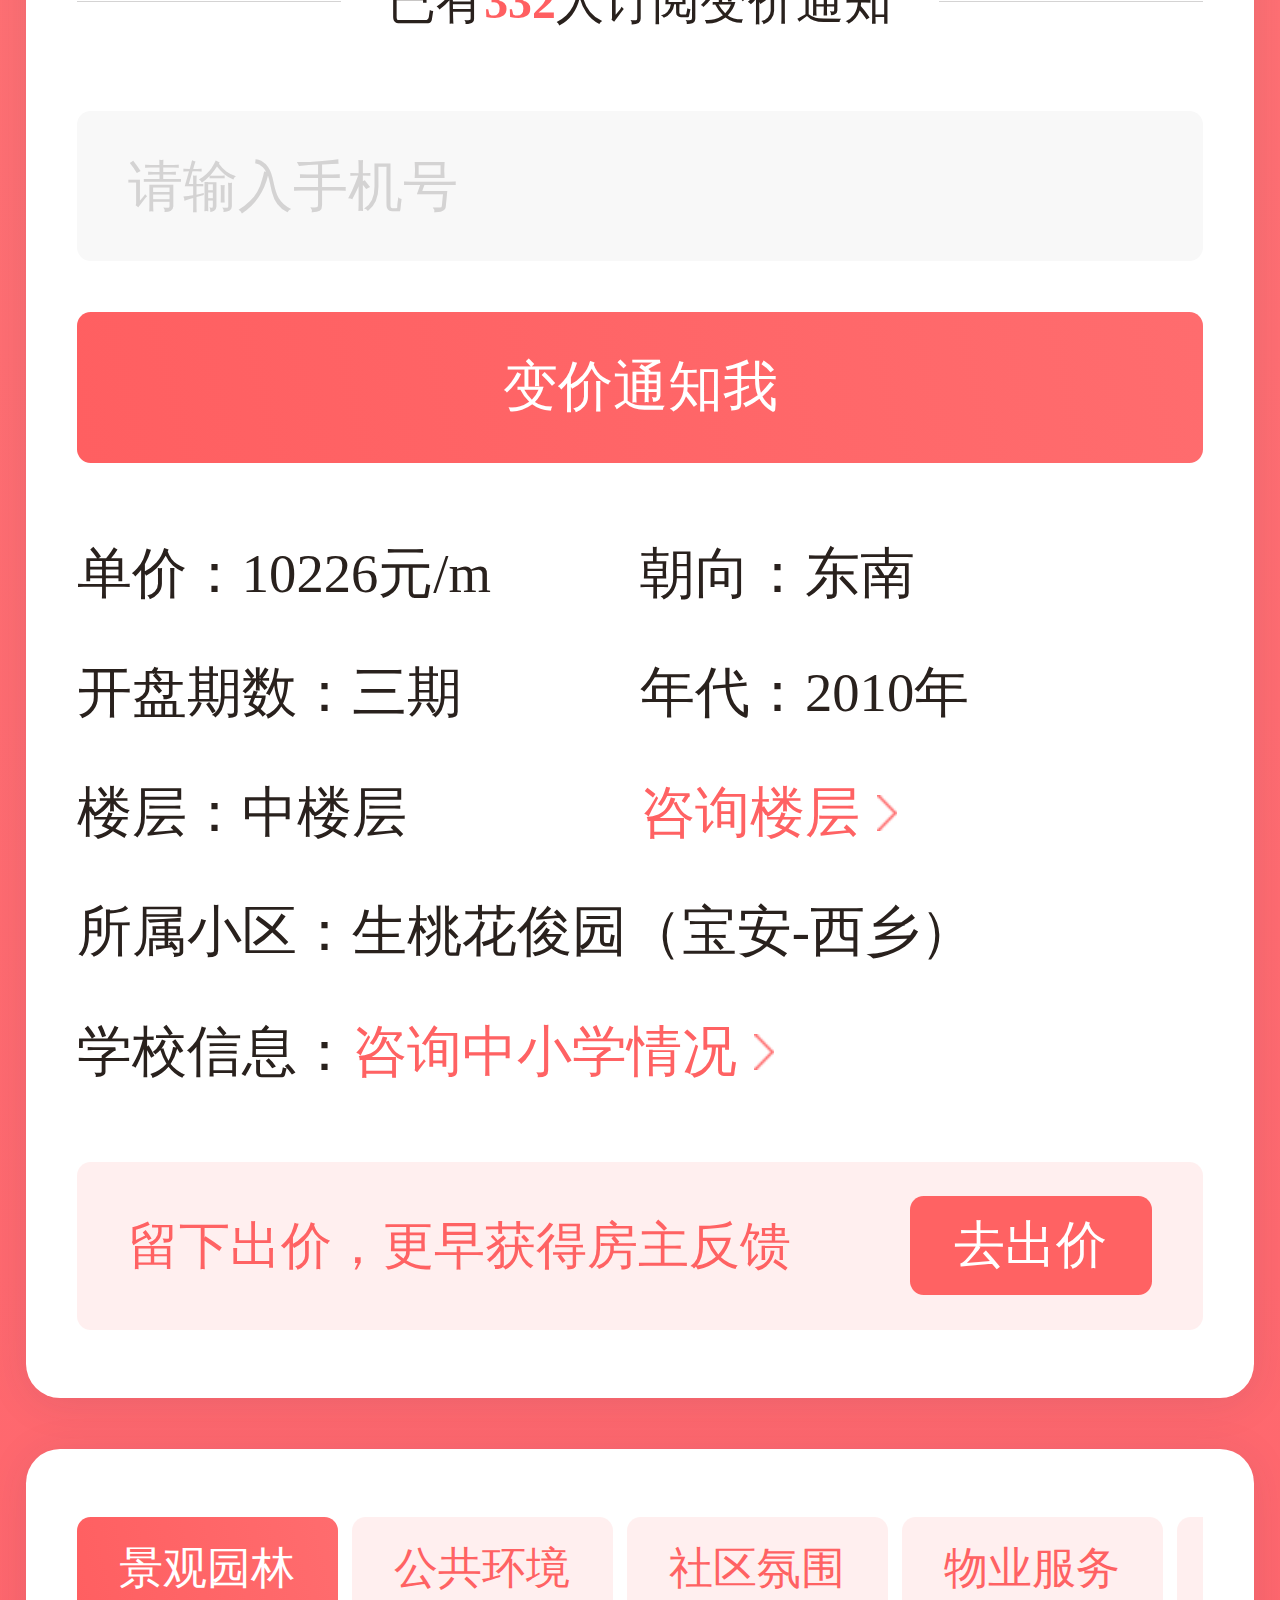
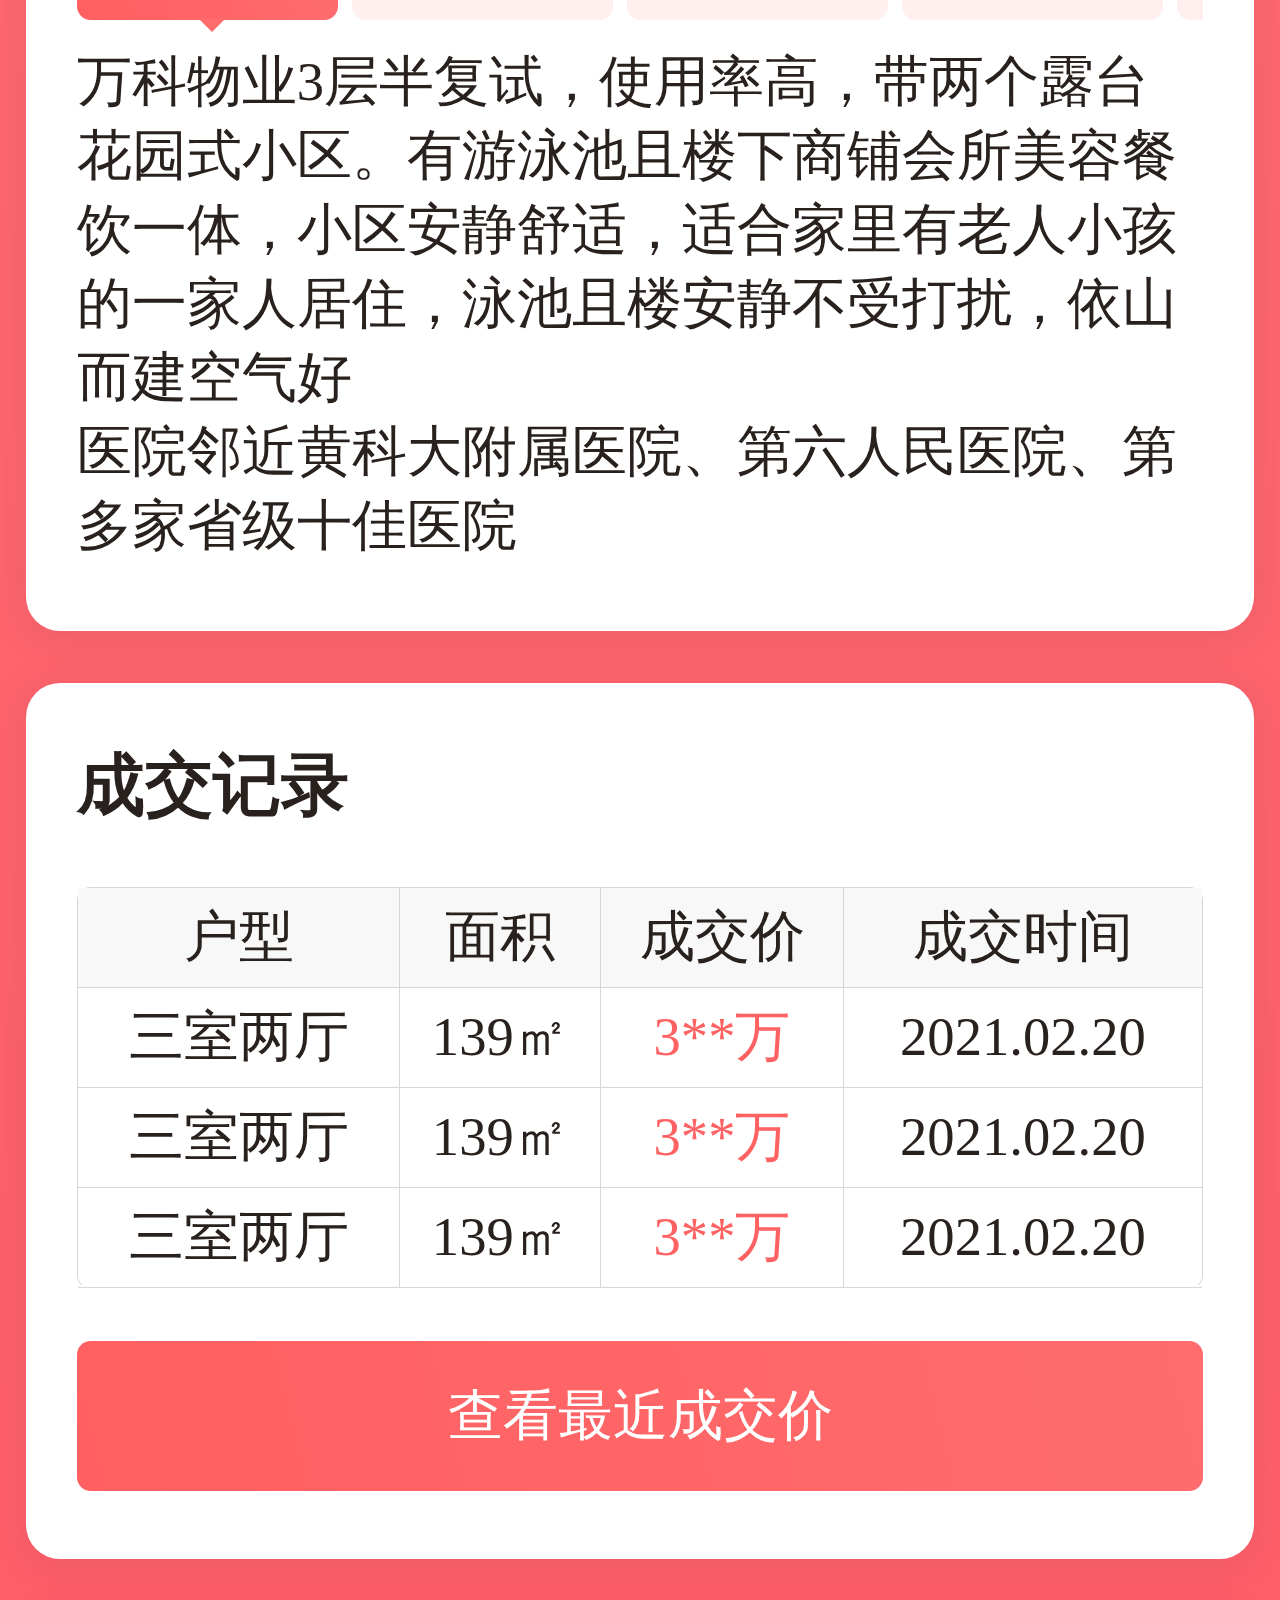
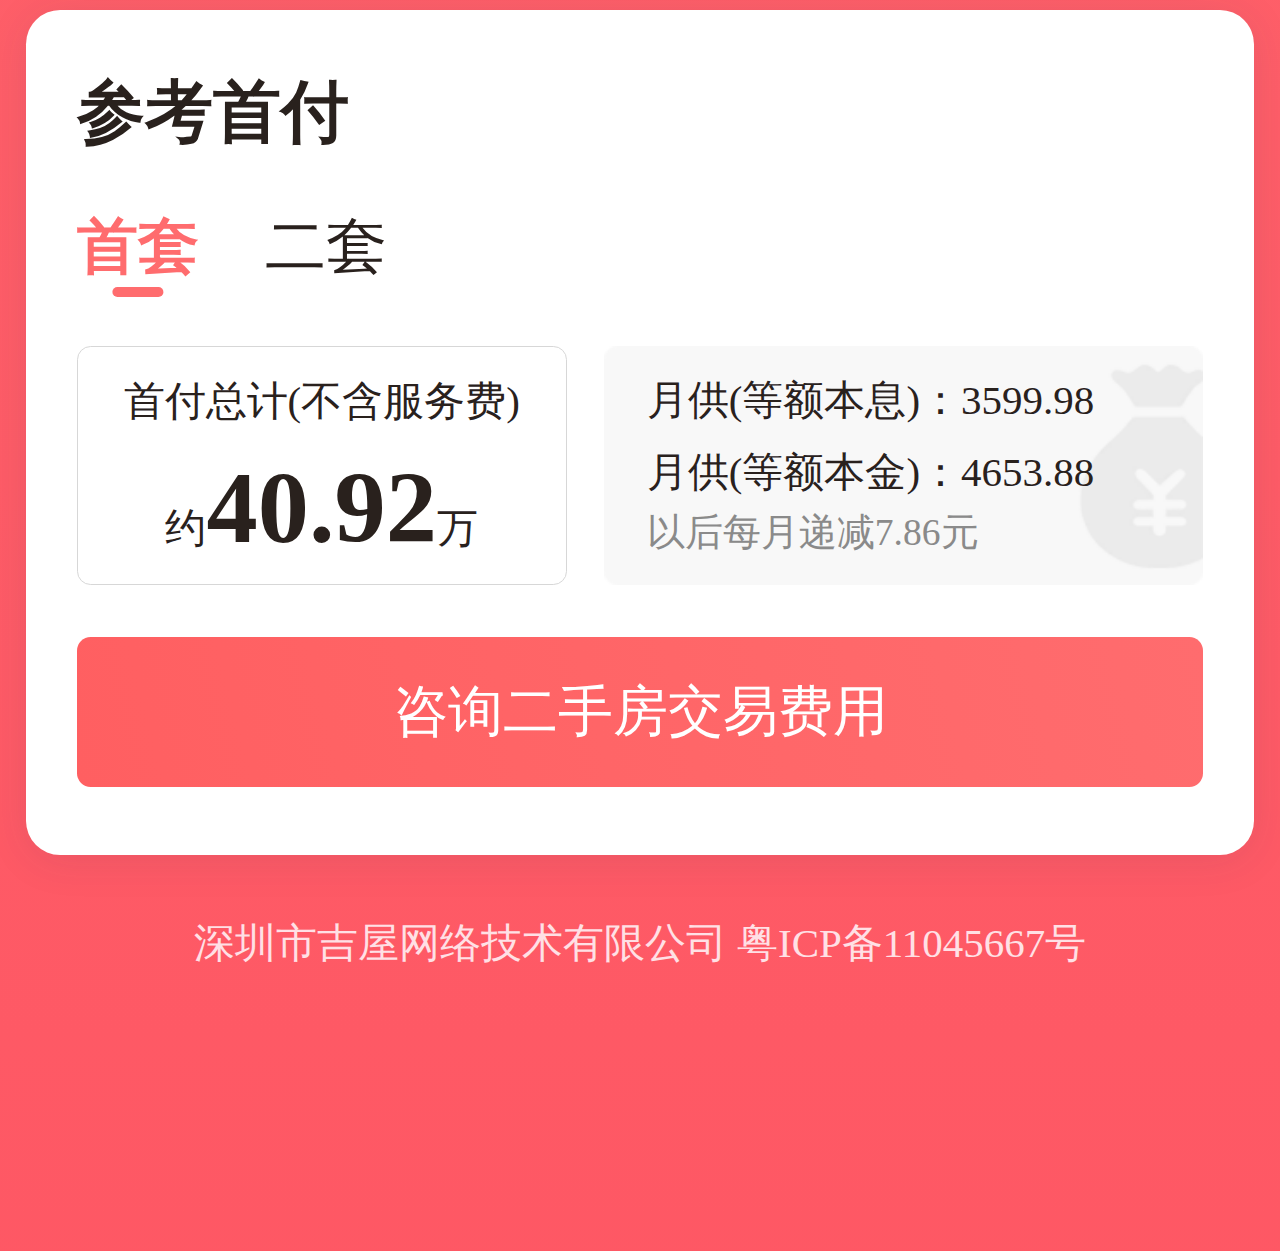
<file: 落地/fy_index.html>
<!DOCTYPE html>
<html>
<head>
<meta charset="utf-8">
<title>投放小区详情页</title>
<meta name="description" content="投放落地页">
<meta name="viewport" content="initial-scale=1, width=device-width, maximum-scale=1, user-scalable=no">
<meta name="apple-mobile-web-app-capable" content="yes">
<meta name="apple-touch-fullscreen" content="yes">
<meta name="apple-mobile-web-app-status-bar-style" content="black">
<meta name="format-detection" content="telephone=no,address=no">
<link rel="stylesheet" href="css/common.css">
<link rel="stylesheet" href="css/swiper.css">
<link rel="stylesheet" href="css/fy_index.css">

</head>
<script type="text/javascript">
	;(function(win) {
		var remCalc = {};
		var docEl = win.document.documentElement,
				tid;

		function refreshRem() {
			var width = docEl.getBoundingClientRect().width;
			//if (width > 750) { width = 750 }
			var rem = width / 750*100;
			docEl.style.fontSize = rem + "px";
			remCalc.rem = rem;
			//误差、兼容性处理
			var actualSize = parseFloat(window.getComputedStyle(document.documentElement)["font-size"]);
			if (actualSize !== rem && actualSize > 0 && Math.abs(actualSize - rem) > 1) {
				var remScaled = rem * rem / actualSize;
				docEl.style.fontSize = remScaled + "px"
			}
		}

		function dbcRefresh() {
			clearTimeout(tid);
			tid = setTimeout(refreshRem, 100)
		}

		win.addEventListener("resize", function() { dbcRefresh() }, false);
		win.addEventListener("pageshow", function(e) {
			if (e.persisted) { dbcRefresh() }
		}, false);
		refreshRem();
		remCalc.refreshRem = refreshRem;
		win.remCalc = remCalc
	})(window);
	var _hmt = _hmt || [];
	//百度自动推送代码
	(function(){
		var hm = document.createElement("script");
		hm.src = "https://hm.baidu.com/hm.js?138bec4bfa104f11f52a368c5200a54e";
		var s = document.getElementsByTagName("script")[0];
		s.parentNode.insertBefore(hm, s);
	})();
</script>
<body>
<input type="hidden" id="cityId"  value="12"/>
<input id="triggerPage" value="信息流页" type="hidden"/>
<input id="jwChannel" value="楼盘库" type="hidden"/>
<div class="page">
	<!-- 引入公共头部模块 -->
	<header class="header">
		<div class="left">
			<a href="#" class="back"><img src="images/fy/back.png"></a>
		</div>
		<div class="middle">房源详情</div>
		<div class="tel-number">
		</div>
	</header>
	<!--头部end-->
	<div class="content">
		<div class="imgs-box swiper-container" id="swiper1">
			<ul class="swiper-wrapper">
				<li class="swiper-slide">
					<a href="javascript:;"><img src="images/fy/banner.png" alt="楼盘名+VR看房" class="swiper-lazy" >
					</a>
				</li>
				<li class="swiper-slide" >
					<a href="javascript:;"><img src="images/fy/banner.png"  alt="" class="swiper-lazy"></a>
				</li>
				<li class="swiper-slide" >
					<a href="javascript:;"><img src="images/fy/banner.png"  alt="" class="swiper-lazy"></a>
				</li>
			</ul>
			<div class="labtxt">
				<span class="count">1/20</span>
			</div>
			<div class="tags">
				<span>房本满二</span>
				<span>近地铁</span>
				<span>交通便利</span>
			</div>
			<div class="label">价格低于同小区20%</div>
		</div>
		<div class="house-head divgap">
			<div class="house-name">
				<h1>碧桂园凤凰国碧桂园凤凰国际公馆际公馆</h1>
			</div>
			<ul class="house-info">
				<li>
					<span>售价</span>
					<b>约450万</b>
				</li>
				<li>
					<span>户型</span>
					<b>三室两厅</b>
				</li>
				<li>
					<span>建筑面积</span>
					<b>150㎡</b>
				</li>
			</ul>
			<div class="line">
				<span>已有<em>332</em>人订阅变价通知</span>
			</div>
			<div class="liuzi">
				<ul class="formBox">
					<li class="telbox">
						<input type="tel" placeholder="请输入手机号" class="tel" value="">
						<!--<a href="javascript:;" class="sendYzm" onclick="yzmCountDown(this)">发送验证码</a>-->
					</li>
					<li class="yzmbox">
						<input type="tel" placeholder="请输入验证码" class="yzm">
					</li>
				</ul>
				<div class="btnwrap">
					<a href="javascript:;" class="submit_btn" onclick="send(this)" data-bid="楼盘id">变价通知我</a>
				</div>
			</div>
			<div class="fy-mess">
				<ul class="clearfix">
					<li>单价：10226元/m</li>
					<li>朝向：东南</li>
					<li>开盘期数：三期</li>
					<li>年代：2010年</li>
					<li>楼层：中楼层</li>
					<li><a href="javascript:;" onclick="zxlc()">咨询楼层<i></i></a> </li>
					<li class="one">所属小区：生桃花俊园（宝安-西乡）</li>
					<li class="one">学校信息：<a href="javascript:;" onclick="school()">咨询中小学情况<i></i></a></li>
				</ul>

			</div>
			<div class="bottom-btn">留下出价，更早获得房主反馈<a href="javascript:;" onclick="setPrice()">去出价</a> </div>

		</div>
		<!--小区周边-->
		<div class="xq-mess divgap">
			<div class="tab-menu">
				<a href="javascript:;" class="active">景观园林</a>
				<a href="javascript:;">公共环境</a>
				<a href="javascript:;">社区氛围</a>
				<a href="javascript:;">物业服务</a>
				<a href="javascript:;">物业服务</a>
			</div>
			<div class="tab-show">
				<div class="item">
					<p>万科物业3层半复试，使用率高，带两个露台花园式小区。有游泳池且楼下商铺会所美容餐饮一体，小区安静舒适，适合家里有老人小孩的一家人居住，泳池且楼安静不受打扰，依山而建空气好</p>
					<p>医院邻近黄科大附属医院、第六人民医院、第多家省级十佳医院</p>
				</div>
				<div class="item" style="display:none;">
					<p>22万科物业3层半复试，使用率高，带两个露台花园式小区。有游泳池且楼下商铺会所美容餐饮一体，小区安静舒适，适合家里有老人小孩的一家人居住，泳池且楼安静不受打扰，依山而建空气好</p>
					<p>医院邻近黄科大附属医院、第六人民医院、第多家省级十佳医院</p>
				</div>
				<div class="item" style="display:none;">
					<p>33万科物业3层半复试，使用率高，带两个露台花园式小区。有游泳池且楼下商铺会所美容餐饮一体，小区安静舒适，适合家里有老人小孩的一家人居住，泳池且楼安静不受打扰，依山而建空气好</p>
					<p>医院邻近黄科大附属医院、第六人民医院、第多家省级十佳医院</p>
				</div>
				<div class="item" style="display:none;">
					<p>万科物业3层半复试，使用率高，带两个露台花园式小区。有游泳池且楼下商铺会所美容餐饮一体，小区安静舒适，适合家里有老人小孩的一家人居住，泳池且楼安静不受打扰，依山而建空气好</p>
					<p>医院邻近黄科大附属医院、第六人民医院、第多家省级十佳医院</p>
				</div>
				<div class="item" style="display:none;">
					<p>万科物业3层半复试，使用率高，带两个露台花园式小区。有游泳池且楼下商铺会所美容餐饮一体，小区安静舒适，适合家里有老人小孩的一家人居住，泳池且楼安静不受打扰，依山而建空气好</p>
					<p>医院邻近黄科大附属医院、第六人民医院、第多家省级十佳医院</p>
				</div>
			</div>
		</div>
		<!--成交记录-->
		<div class="cjjl divgap">
			<div class="title">成交记录</div>
			<table class="table" cellpadding="0" cellspacing="0" width="100%">
				<tr>
					<td>户型</td>
					<td>面积</td>
					<td>成交价</td>
					<td>成交时间</td>
				</tr>
				<tr>
					<td>三室两厅</td>
					<td>139㎡</td>
					<td class="red">3**万</td>
					<td>2021.02.20</td>
				</tr>
				<tr>
					<td>三室两厅</td>
					<td>139㎡</td>
					<td class="red">3**万</td>
					<td>2021.02.20</td>
				</tr>
				<tr>
					<td>三室两厅</td>
					<td>139㎡</td>
					<td class="red">3**万</td>
					<td>2021.02.20</td>
				</tr>

			</table>
			<div class="btnwrap">
				<a href="javascript:;" class="submit_btn" onclick="cjcx()" data-bid="楼盘id">查看最近成交价</a>
			</div>
		</div>
		<!--参考首付-->
		<div class="cksf divgap">
			<div class="title">参考首付</div>
			<div class="tab-menu">
				<a href="javascript:;" class="active">首套</a>
				<a href="javascript:;">二套</a>
			</div>
			<div class="tab-show">
				<div class="item">
					<div class="left">
						<span>首付总计(不含服务费)</span>
						<span class="price">约<b>40.92</b>万</span>
					</div>
					<div class="right">
						<span>月供(等额本息)：3599.98</span>
						<span>月供(等额本金)：4653.88</span>
						<span class="grey">以后每月递减7.86元</span>
					</div>
				</div>
				<div class="item"  style="display: none">
					<div class="left">
						<span>首付总计(不含服务费)</span>
						<span class="price">约<b>80.92</b>万</span>
					</div>
					<div class="right">
						<span>月供(等额本息)：3599.98</span>
						<span>月供(等额本金)：4653.88</span>
						<span class="grey">以后每月递减7.86元</span>
					</div>
				</div>
			</div>
			<div class="btnwrap">
				<a href="javascript:;" class="submit_btn" onclick="zxff()" data-bid="楼盘id">咨询二手房交易费用</a>
			</div>
		</div>
	</div>
	<footer class="footer">深圳市吉屋网络技术有限公司 粤ICP备11045667号</footer>
</div>
<!--固定底部的按钮-->
<div class="fixed-bottom-btn">
	<a href="javascript:;" class="line-btn btn" onclick="yykf()">
		<span>预约看房</span>
	</a>
	<a href="javascript:;" class="yellow-btn btn" onclick="hqdj()">
		<span>获取底价</span>
	</a>
	<a href="javascript:;" class="red-btn btn" onclick="ldzx()">
		<span>电话咨询</span>
	</a>
</div>
<div class="pop-wrap pop-zxff">
	<div class="mask"></div>
	<div class="pop-box">
		<div class="pop-content">
			<div class="pop-content-main"><i class="close-pop"></i>
				<h3 class="tit">咨询二手房交易费用</h3>
				<div class="stats">已有<em>23</em>人查看</div>
				<div class="text">输入手机号码，咨询二手房交易费用明细。</div>
				<ul class="formBox">
					<li class="telbox">
						<input type="tel" placeholder="请输入手机号码" class="tel">
						<a href="javascript:;" class="sendYzm" onclick="yzmCountDown(this)">发送验证码</a>
					</li>
					<li class="yzmbox">
						<input type="tel" placeholder="请输入验证码" class="yzm">
					</li>
				</ul>
				<div class="btnwrap"><a href="javascript:;" class="btn btn-green ok" onclick="send()" data-bid="楼盘id">提交</a>
				</div>
			</div>
		</div>
	</div>
</div>
<div class="pop-wrap pop-yykf">
	<div class="mask"></div>
	<div class="pop-box">
		<div class="pop-content">
			<div class="pop-content-main"><i class="close-pop"></i>
				<h3 class="tit">预约看房</h3>
				<div class="stats">已有<em>23</em>人预约</div>
				<div class="text">输入手机号码，以便置业管家联系你商讨看房时间。</div>
				<ul class="formBox">
					<li class="telbox">
						<input type="tel" placeholder="请输入手机号码" class="tel">
						<a href="javascript:;" class="sendYzm" onclick="yzmCountDown(this)">发送验证码</a>
					</li>
					<li class="yzmbox">
						<input type="tel" placeholder="请输入验证码" class="yzm">
					</li>
				</ul>
				<div class="btnwrap"><a href="javascript:;" class="btn btn-green ok" onclick="send()" data-bid="楼盘id">提交</a>
				</div>
			</div>
		</div>
	</div>
</div>
<div class="pop-wrap pop-hqdj">
	<div class="mask"></div>
	<div class="pop-box">
		<div class="pop-content">
			<div class="pop-content-main"><i class="close-pop"></i>
				<h3 class="tit">获取底价</h3>
				<div class="stats">已有<em>23</em>人咨询</div>
				<div class="text">输入手机号码，获取房源底价信息。</div>
				<ul class="formBox">
					<li class="telbox">
						<input type="tel" placeholder="请输入手机号码" class="tel">
						<a href="javascript:;" class="sendYzm" onclick="yzmCountDown(this)">发送验证码</a>
					</li>
					<li class="yzmbox">
						<input type="tel" placeholder="请输入验证码" class="yzm">
					</li>
				</ul>
				<div class="btnwrap"><a href="javascript:;" class="btn btn-green ok" onclick="send()" data-bid="楼盘id">提交</a>
				</div>
			</div>
		</div>
	</div>
</div>
<!--咨询l楼层弹窗-->
<div class="pop-wrap pop-ldzx">
	<div class="mask"></div>
	<div class="pop-box">
		<div class="pop-content">
			<div class="pop-content-main"><i class="close-pop"></i>
				<h3 class="tit">留电咨询</h3>
				<div class="stats">已有<em>23</em>人咨询</div>
				<div class="text">输入手机号码，以便置业管家回电给你。</div>
				<ul class="formBox">
					<li class="telbox">
						<input type="tel" placeholder="请输入手机号码" class="tel">
						<a href="javascript:;" class="sendYzm" onclick="yzmCountDown(this)">发送验证码</a>
					</li>
					<li class="yzmbox">
						<input type="tel" placeholder="请输入验证码" class="yzm">
					</li>
				</ul>
				<div class="btnwrap"><a href="javascript:;" class="btn btn-green ok" onclick="send()" data-bid="楼盘id">提交</a>
				</div>
			</div>
		</div>
	</div>
</div>
<!--咨询l楼层弹窗-->
<div class="pop-wrap pop-zxlc">
	<div class="mask"></div>
	<div class="pop-box">
		<div class="pop-content">
			<div class="pop-content-main"><i class="close-pop"></i>
				<h3 class="tit">咨询楼层</h3>
				<div class="stats">已有<em>23</em>人咨询</div>
				<div class="text">输入手机号码，咨询该房源楼层。</div>
				<ul class="formBox">
					<li class="telbox">
						<input type="tel" placeholder="请输入手机号码" class="tel">
						<a href="javascript:;" class="sendYzm" onclick="yzmCountDown(this)">发送验证码</a>
					</li>
					<li class="yzmbox">
						<input type="tel" placeholder="请输入验证码" class="yzm">
					</li>
				</ul>
				<div class="btnwrap"><a href="javascript:;" class="btn btn-green ok" onclick="send()" data-bid="楼盘id">提交</a>
				</div>
			</div>
		</div>
	</div>
</div>
<!--咨询中小学弹窗-->
<div class="pop-wrap pop-school">
	<div class="mask"></div>
	<div class="pop-box">
		<div class="pop-content">
			<div class="pop-content-main"><i class="close-pop"></i>
				<h3 class="tit">咨询中小学情况</h3>
				<div class="stats">已有<em>23</em>人咨询</div>
				<div class="text">输入手机号码，咨询该房源附近的中小学情况。</div>
				<ul class="formBox">
					<li class="telbox">
						<input type="tel" placeholder="请输入手机号码" class="tel">
						<a href="javascript:;" class="sendYzm" onclick="yzmCountDown(this)">发送验证码</a>
					</li>
					<li class="yzmbox">
						<input type="tel" placeholder="请输入验证码" class="yzm">
					</li>
				</ul>
				<div class="btnwrap"><a href="javascript:;" class="btn btn-green ok" onclick="send()" data-bid="楼盘id">提交</a>
				</div>
			</div>
		</div>
	</div>
</div>
<!--出价弹窗-->
<div class="pop-wrap pop-price">
	<div class="mask"></div>
	<div class="pop-box">
		<div class="pop-content">
			<div class="pop-content-main"><i class="close-pop"></i>
				<h3 class="tit">提交你的意向购买总价</h3>
				<div class="stats">已有<em>23</em>人出价，好房不等人</div>
				<ul class="formBox">
					<li class="pricebox">
						<input type="number" placeholder="请输入你的出价" class="price">
					</li>
					<li class="telbox">
						<input type="tel" placeholder="请输入手机号码" class="tel">
						<a href="javascript:;" class="sendYzm" onclick="yzmCountDown(this)">发送验证码</a>
					</li>
					<li class="yzmbox">
						<input type="tel" placeholder="请输入验证码" class="yzm">
					</li>
				</ul>
				<div class="btnwrap"><a href="javascript:;" class="btn btn-green ok" onclick="send2(this)" data-bid="楼盘id">提交</a>
				</div>
			</div>
		</div>
	</div>
</div>
<!--成交记录弹窗-->
<div class="pop-wrap pop-cjcx">
	<div class="mask"></div>
	<div class="pop-box">
		<div class="pop-content">
			<div class="pop-content-main"><i class="close-pop"></i>
				<h3 class="tit">查看成交记录</h3>
				<div class="stats">已有<em>23</em>人查看</div>
				<div class="text">输入手机号码，立即解锁查看小区最近成交价。</div>
				<ul class="formBox">
					<li class="telbox">
						<input type="tel" placeholder="请输入手机号码" class="tel">
						<a href="javascript:;" class="sendYzm" onclick="yzmCountDown(this)">发送验证码</a>
					</li>
					<li class="yzmbox">
						<input type="tel" placeholder="请输入验证码" class="yzm">
					</li>
				</ul>
				<div class="btnwrap"><a href="javascript:;" class="btn btn-green ok" onclick="send()" data-bid="楼盘id">提交</a>
				</div>
			</div>
		</div>
	</div>
</div>
<!--成交记录弹窗-->
<div class="pop-wrap pop-cjcxNo">
	<div class="mask"></div>
	<div class="pop-box">
		<div class="pop-content">
			<div class="pop-content-main">
				<i class="close-pop"></i>
				<h3 class="tit">成交记录</h3>
				<!--<div class="stats">已有<em>23</em>人查看</div>-->
				<div class="text">暂无上传成交记录，输入手机号码，以便获取最新成交记录。</div>
				<ul class="formBox">
					<li class="telbox">
						<input type="tel" placeholder="请输入手机号码" class="tel">
						<a href="javascript:;" class="sendYzm" onclick="yzmCountDown(this)">发送验证码</a>
					</li>
					<li class="yzmbox">
						<input type="tel" placeholder="请输入验证码" class="yzm">
					</li>
				</ul>
				<div class="btnwrap"><a href="javascript:;" class="btn btn-green ok" onclick="send()" data-bid="楼盘id">提交</a>
				</div>
			</div>
		</div>
	</div>
</div>
<script type="text/javascript" src="js/jquery-1.10.2.min.js"></script>
<script type="text/javascript" src="http://res.wx.qq.com/open/js/jweixin-1.4.0.js"></script>
<script type="text/javascript" src="js/swiper-3.4.2.jquery.min.js"></script>
<script type="text/javascript" src="js/fy_index.js"></script>
<script type="text/javascript" src="js/common.js"></script>
<script type="text/javascript">
	/*微信分享配置*/
	var timestamp = '';
	var nonceStr = '';
	var signature = '';
	var appId = '';
	function getSign(){
		$.ajax({
			type: 'POST',
			url: 'http://m.jiwu.com/mWechat!getSign.action',//修改为自定义接口地址
			data: {'addr':window.location.href},
			dataType: 'jsonp',
			jsonp: "callback",
			jsonpCallback:"returnMsg",
			success: function(data){
				timestamp = data.timestamp;
				nonceStr = data.nonceStr;
				signature = data.signature;
				appId = data.appId;
				configwx();
			},
			error: function(xhr, type){}
		})
	}
	function configwx(){
		wx.config({
			debug: false,
			appId: appId,
			timestamp: timestamp,
			nonceStr: nonceStr,
			signature: signature,
			jsApiList: ['updateAppMessageShareData','updateTimelineShareData']
		});
	}
	getSign();
	wx.ready(function(){
		shareData ={
			title: "深圳楼盘推荐",
			desc: "",
			link: window.location.href,
			imgUrl: "https://toufang.jiwu.com/images/share.jpg",
			type: '',
			dataUrl: '',
			success: function(){
				//alert("success！congratulation！");
			},
			cancel: function(){}
		};
		wx.updateAppMessageShareData(shareData);
		wx.updateTimelineShareData(shareData);
	})


</script>
</body>
</html>
</file>
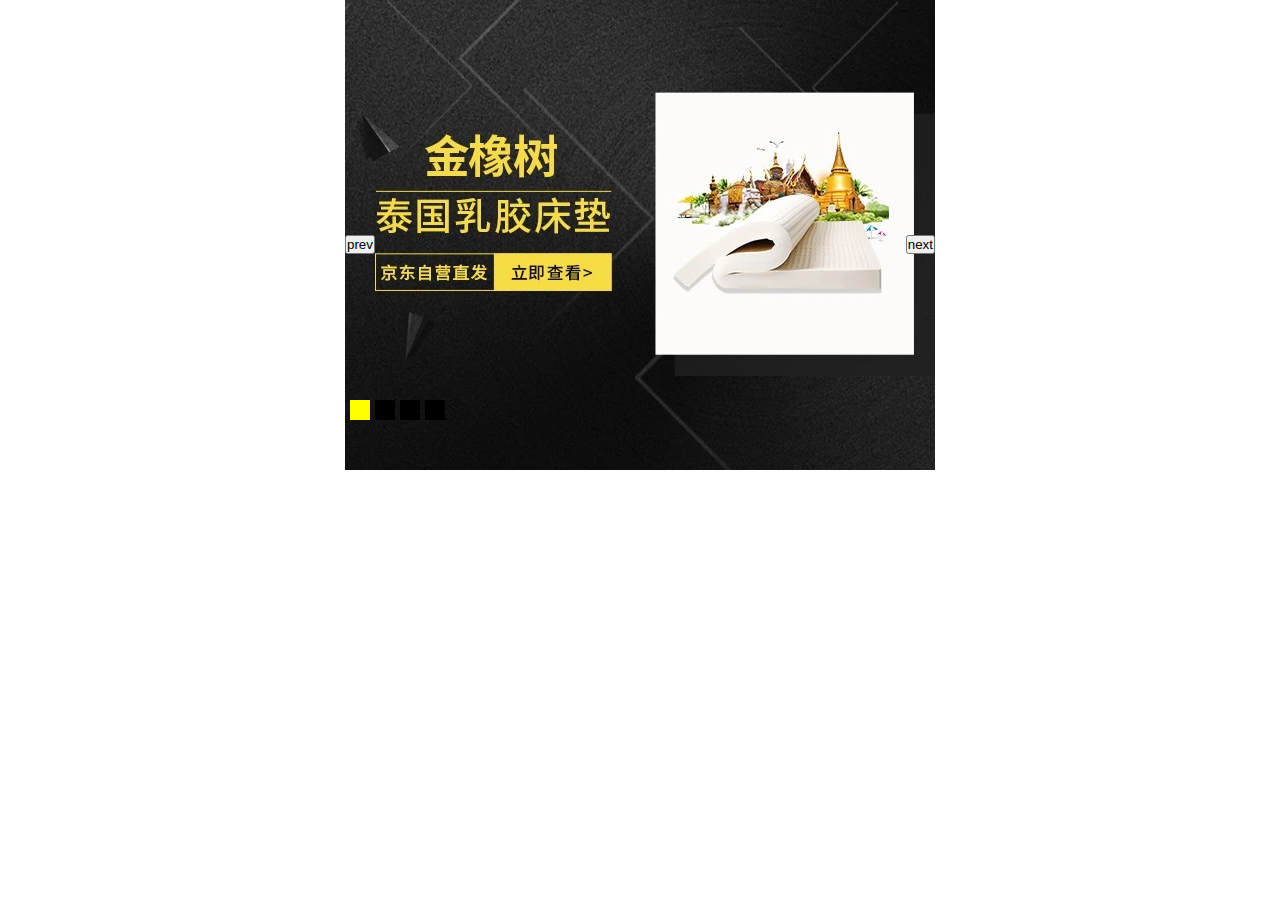
<file: 轮播/千峰方法轮播/index04水平轮播.html>
<!DOCTYPE html>
<html>
	<head>
		<meta charset="utf-8">
		<title></title>
		<style type="text/css">
			*{
				margin:0;
				padding:0;
			}
			div{
				margin: 0 auto;
			}
			ul{
				list-style:none;
			}
			.slider{
				width:590px;
				height:470px;
				position:relative;
				overflow: hidden;
			}
			.slider .list{
				position: absolute;
			}
			.slider .list .item{
				width:590px;
				height:470px;
				float:left;
			}
			.slider .list .item img{
				width:590px;
				height:470px;
				display:block;
			}
			.slider .prev,.slider .next{
				position:absolute;
				top:235px;
			}
			.slider .next{
				right:0;
			}
			.slider .pagination .bullet{
				width: 20px;
				height:20px;
				background-color: #000000;
				margin-left:5px;
				top:400px;
				z-index:999;
				position:relative;
				float:left;
				cursor: pointer;
			}
			.focus{
				background-color: yellow !important;
			}
		</style>
	</head>
	<body>
		<div class="slider">
			<ul class="list">
				<li class="item"><img src="../图片库/image/img(1).jpg.webp" alt=""></li>
				<li class="item"><img src="../图片库/image/img(2).jpg.webp" alt=""></li>
				<li class="item"><img src="../图片库/image/img(3).jpg.webp"</li>
				<li class="item"><img src="../图片库/image/img(4).jpg.jpg"</li>
			</ul>
			<button class="prev">prev</button>
			<button class="next">next</button>
			<ul class="pagination">
				<li class="bullet focus"></li>
				<li class="bullet"></li>
				<li class="bullet"></li>
				<li class="bullet"></li>
			</ul>
		</div>
		<script src="练习.js" type="text/javascript" charset="utf-8"></script>
		 <script type="text/javascript">
		 	(function(){
				var currentIndex;
				var lis;
				var liWidth;
				var len;
				var id;
				init();
				function init(){
					currentIndex = 1;
					var li_1 = document.querySelector('.slider .list .item:first-of-type');
					var copy_1 = li_1.cloneNode(true);
					var li_last = document.querySelector('.slider .list .item:last-of-type');
					var copy_last = li_last.cloneNode(true);
					
					var list = document.querySelector('.slider .list');
					list.appendChild(copy_1);
					list.insertBefore(copy_last,li_1);
					
					lis = document.querySelectorAll('.list .item');
					liWidth = lis[0].offsetWidth
					len = lis.length;
					
					list.style.left = -liWidth + 'px';
					
					list.style.width = liWidth * len + 'px';
					
					document.querySelector('.prev').onclick = function(){
						slidePrev();
					}
					document.querySelector('.next').onclick = function(){
						slideNext();
					}
					var bullet = document.querySelectorAll('.slider .pagination .bullet');
					for(let i = 0; i < bullet.length; i++){
						
						bullet[i].onclick = function(){
							currentIndex = i + 1;
							 slideTo(currentIndex);
						}
					}
				}
				function slideNext(){
					currentIndex++;
					slideTo(currentIndex);
				}
				function slidePrev(){
					currentIndex--;
					slideTo(currentIndex);
				}
				function slideTo(index){
					var list = document.querySelector('.slider .list');
					if(index === len){
						currentIndex = index = 2;
						list.style.left = -liWidth + 'px';
					}
					if(index === -1){
						currentIndex = index = len - 3;
						list.style.left = -(len-2) * liWidth + 'px';
					}
					var focusIndex;
					var bullets = document.querySelectorAll('.pagination .bullet');
					if(index === 0){
						focusIndex = bulles.length - 1;
					}else if(index === len -1){
						focusIndex = 0;
					}else{
						focusIndex = index -1;
					}
					document.querySelector('.focus').className = 'bullet';
					bullets[focusIndex].className = 'bullet focus';
					
					var left = -index * liWidth;
					animation(list,{
						left:left
					})
					document.querySelector('.slider').onmouseover = function(){
						stop();
					}
					document.querySelector('.slider').onmouseout = function(){
						auto();
					}
				}
				function auto(){
					clearInterval(id);
					id = setInterval(function(){
						slideNext();
					},2000);
				}
				function stop(){
					clearInterval(id);
				}
			})()
		 </script>
	</body>
</html>
</file>
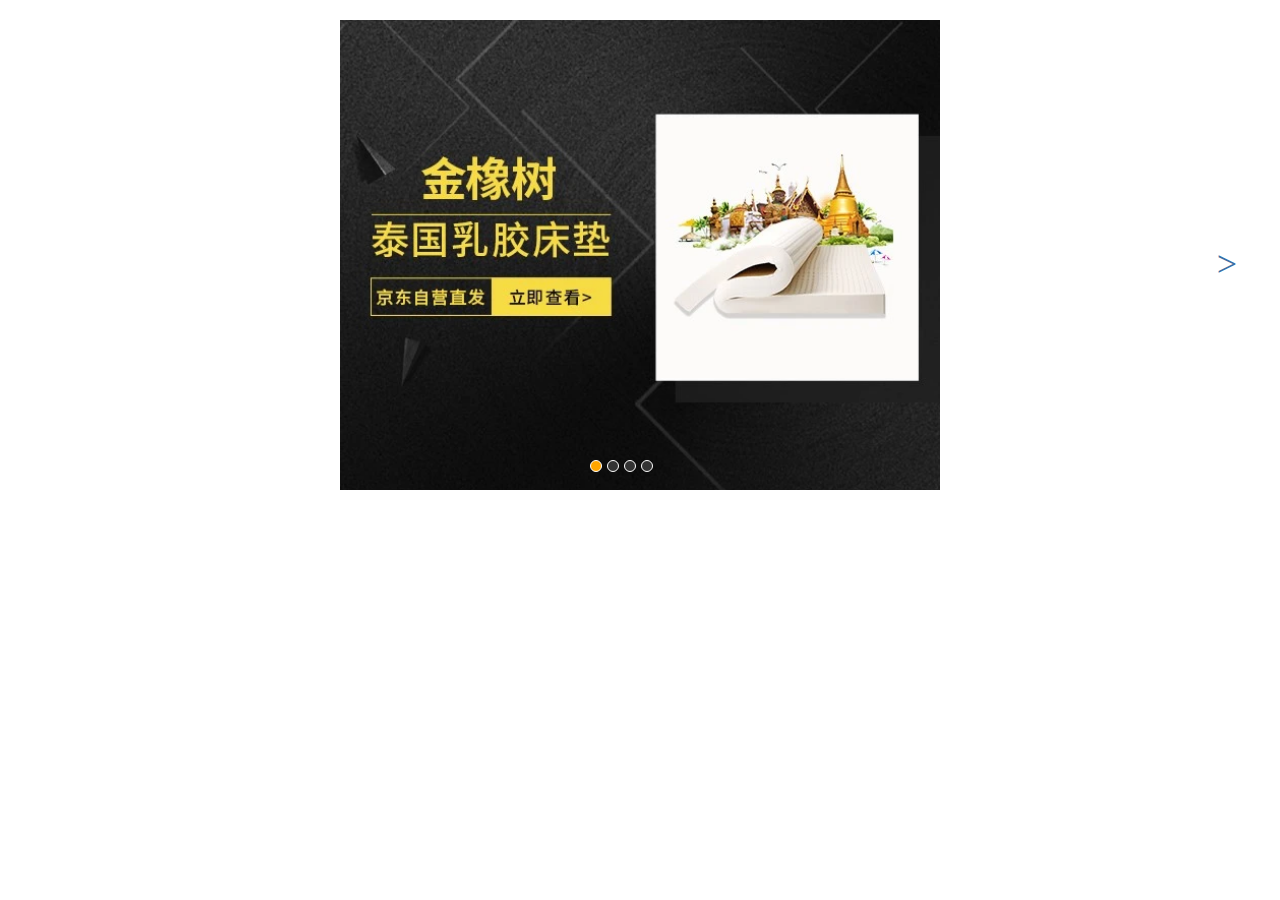
<file: 轮播/尚硅谷方法轮播/练习8.html>
<!DOCTYPE html>
<html>
	<head>
		<meta charset="utf-8">
		<title></title>
		<style type="text/css">
				*{
					margin: 0;
					padding: 0;
					text-decoration: none;
				}
				#list{
					width: 3600px;
					height: 470px;
					position: absolute;
					z-index: 1;
				}
				#list img{
					float: left;
					width: 600px;
				}
				body{
					padding: 20px;
				}
				#container{
					width: 600px;
					height: 470px;
					overflow: hidden;
					position: relative;
					margin: 0 auto;
				}			
				#pointsDiv{
					position: absolute;
					height: 10px;
					width: 100px;
					z-index: 2;
					bottom: 20px;
					left: 250px;
				}			
				#pointsDiv span{
					cursor: pointer;
					float: left;
					border: 1px solid #fff;
					width: 10px;
					height: 10px;
					border-radius: 50%;
					background-color: #333;
					margin-right: 5px;
				}
				#pointsDiv .on{
					background-color: orange;
				}
				#container .arrow{	
					cursor: pointer;
					line-height: 39px;
					position: absolute;
					left: 0;
					top: 0;
					display: none;
				}
				.arrow:hover{
					background-color: rgba(0,0,0,0.7);
				}
				#container:hover .arrow{
					display: block;
				}
				#prev{	
					width: 50px;
					height: 50px;
					position: absolute;
					left: 28px;
					top: 243px;
					font-size: 36px;
					text-align: center;
					z-index: 999;
					color: #3A6EA5;
				}
				#next{
					width: 50px;
					height: 50px;
					position: absolute;
					top: 243px;
					right: 28px;
					font-size: 36px;
					text-align: center;
					z-index: 999;
					color: #3A6EA5;
				}
			</style>
		</head>
		<body>
			<div id='container'>
				<div id="list" style="left: -600px;">
					<img src="../图片库/image/img(4).jpg.jpg">
					<img src="../图片库/image/img(1).jpg.webp">
					<img src="../图片库/image/img(2).jpg.webp">
					<img src="../图片库/image/img(3).jpg.webp">
					<img src="../图片库/image/img(4).jpg.jpg">
					<img src="../图片库/image/img(1).jpg.webp">
				</div>
				<div id="pointsDiv">
					<span index='1' class="on"></span>
					<span index='2'></span>
					<span index='3'></span>
					<span index='4'></span>
				</div>
			</div>
			<a href="javascript:;" id="prev" class="arrow"></a>
			<a href="javascript:;" id="next" class="arrow">></a>
			<script src="../jQuery库/jquery-3.5.1.js" type="text/javascript" charset="utf-8"></script>
			<script type="text/javascript">
				/*
				功能说明:
				1. 点击向右(左) 的图标，平滑切换到下(上)一页
				2.无限循环切换:第一页的上一页为最后页，最后一页的下一页 是第一页
				3.每隔3秒自动滑动到下一页
				4.当鼠标进入图片区域时，自动切换停止，当鼠标离开后，又开始自动切换
				5.切换页面时，下面的圆点也同步更新
				6. 点击圆点图标切换到对应页
				BUG:快速点击时翻页不正常
				
				*/
			   //----------------------------------------------
			   $(function(){
				   var $container = $('#container')
				   var $list = $('#list')
				   var $points = $('#pointsDiv>span')
				   var $next = $('#next')
				   var $prev = $('#prev')
				   var time = 500
				   var intervalTime = 20
				   var PAGE_WIDTH = 600
				   var imgCont = $points.length
				   var index = 0
				   var moving = false//标识是否正在翻页(默认没有)
				   
				   $next.click(function(){
					   nextPage(true)
				   })
				   $prev.click(function(){
					   nextPage(false)
				   })
				   //---------------------------------------
				   var intervalId1 = setInterval(function(){
					   nextPage(true)
				   },3000)
				   $list.mouseenter(function(){
					   clearInterval(intervalId1)
				   })
				   $list.mouseleave(function(){
					   intervalId1 =setInterval(function(){
					   	 nextPage(true)
					   },3000)
				   })
				   //----------------------------------------
				   $points.click(function(){
					   var targetIndex = $(this).index()
				   		nextPage(targetIndex)			   
				   })
				   //---------------------------------------
				   function nextPage(next){
					   if(moving){//已经正在翻页中
						   return
					   }
					   moving = true//标识正在翻页
					   var current = $list.position().left
					   var offset = 0
					   if(typeof next === 'boolean'){
						 offset = next? -PAGE_WIDTH: PAGE_WIDTH
					   }else{
						 offset = -(next - index)*PAGE_WIDTH  
					   }
					   
					   var itemOffset = parseInt(offset / (time / intervalTime))
					   var targetLeft = current + offset
					   var intervalId =setInterval(function(){
						   current += itemOffset
						    
						   if(current === targetLeft){
						   	clearInterval(intervalId)
							moving = false
						   }
						   if(current === 0){
						   current = -imgCont*PAGE_WIDTH
						   }else if(current === -(imgCont+1)*PAGE_WIDTH){
						    current = -PAGE_WIDTH
						    }
						  $list.css('left',current)
					   },intervalTime) 
					   updatePoints(next)
				   }
				   //------------------------------------------------------------
				  function updatePoints(next){
					  var targetIndex = 0
					  if(typeof next === 'boolean'){
						  if(next){
						  	targetIndex = index + 1
						  	if(targetIndex === imgCont){
								targetIndex = 0
							}}else{
					             targetIndex = targetIndex -1
					             if(targetIndex === -1){
					             targetIndex = imgCont-1
						  	  }
						  }
					  }else{
						  targetIndex = next
					  }
					  
					  $points.eq(index).removeClass('on')
					  $points.eq(targetIndex).addClass('on')
					  index = targetIndex
				  }
			   })
			</script>
	</body>
</html>
</file>
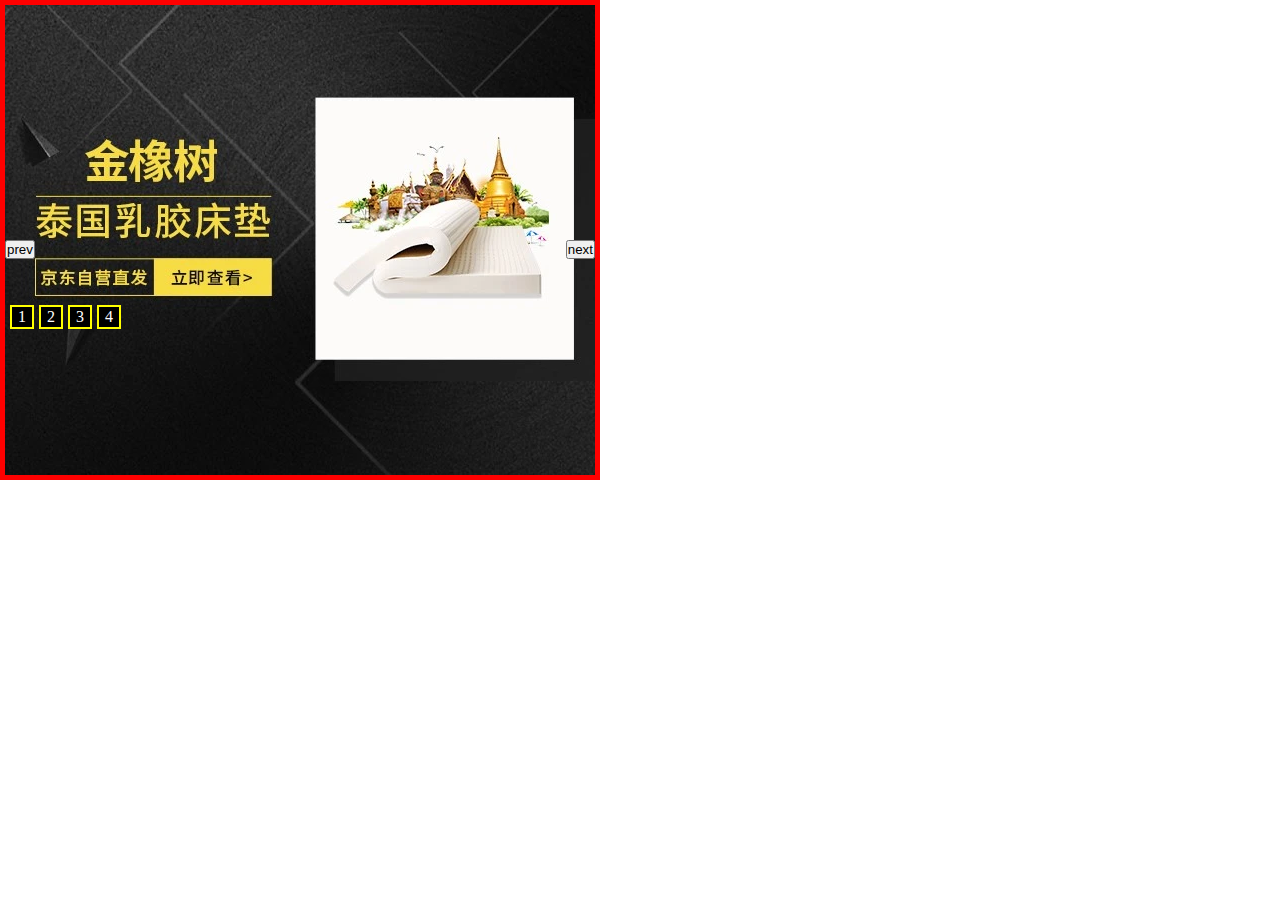
<file: 轮播/新轮播/index03轮播.html>
<!DOCTYPE html>
<html>
	<head>
		<meta charset="utf-8">
		<title></title>
		<style type="text/css">
			*{
				margin:0;
				padding:0;
			}
			ul{
				list-style: none;
			}
			.slider{
				width:590px;
				height:470px;
				border:5px solid red;
				position:relative;
			}
			.slider .list .item{
				position:absolute;
				top:0;
				left:0;
				opacity: 0;
			}
			.slider .list .item:first-of-type{
				opacity:1;
			}
			.slider .prev,.slider .next{
				position:absolute;
				top:235px;
			}
			.slider .next{
				right:0;
			}
			.slider .pagination{
				position:relative;
				top:300px;
			}
			.slider .pagination .bullet{
				width: 20px;
				height:20px;
				background-color: black;
				margin-left:5px;
				float:left;
				border:2px solid yellow;
				cursor:pointer;
				color: white;
				line-height:20px;
				text-align:center;
			}
			.slider .pagination .bullet.focus{
				background-color: #00FF00;
			}
		</style>
	</head>
	<body>
		<div class="slider">
			<ul class="list">
				<li class="item"><img src="../图片库/image/img(1).jpg.webp" alt=""></li>
				<li class="item"><img src="../图片库/image/img(2).jpg.webp" alt=""></li>
				<li class="item"><img src="../图片库/image/img(3).jpg.webp" alt=""></li>
				<li class="item"><img src="../图片库/image/img(4).jpg.jpg" alt=""></li>
			</ul>
			<button class = 'prev'>prev</button>
			<button class = 'next'>next</button>
			<ul class="pagination">
				<li class="bullet">1</li>
				<li class="bullet">2</li>
				<li class="bullet">3</li>
				<li class="bullet">4</li>
			</ul>
		</div>
		<script src="../千峰方法轮播/练习.js" type="text/javascript" charset="utf-8"></script>
		<script type="text/javascript">
			(function(){
				var prevIndex,nextIndex;
				var len;
				var Id;
				inis();
				function inis(){
					len = document.querySelectorAll('.list .item').length;
					prevIndex = nextIndex = 0;
					document.querySelector('.prev').onclick = function(){
						sliderPrev();
					}
					document.querySelector('.next').onclick = function(){
						sliderNext();
					}
					var bullets = document.querySelectorAll('.slider .pagination .bullet');
					for(var i = 0; i < bullets.length; i++){
						bullets[i].index = i;
						bullets[i].onclick = function(){
							prevIndex = nextIndex;
							nextIndex = this.index;
							sliderTo(prevIndex,nextIndex);
						}
					}
					var slider = document.querySelector('.slider')
					slider.onmouseover = function(){
						stop();
					}
					
					slider.onmouseout = function(){
						auto();
					}
					auto();
				}
				function sliderPrev(){
					prevIndex = nextIndex;
					nextIndex--;
					if(nextIndex === -1){
						nextIndex = len - 1;
					}
					sliderTo(prevIndex,nextIndex);
				}
				
				function sliderNext(){
					prevIndex = nextIndex;
					nextIndex++;
					if(nextIndex === len){
						nextIndex = 0;
					}
					sliderTo(prevIndex,nextIndex);
				}
				
				function auto(){
					clearInterval(Id);
					Id = setInterval(function(){
						sliderNext()
					},2000)
				}
				
				function stop(){
					clearInterval(Id);
				}
				
				function sliderTo(prev,next){
					var lis = document.querySelectorAll('.list .item');
					var bullets = document.querySelectorAll('.pagination .bullet');
					bullets[prev].className = 'bullet';
					bullets[next].className = 'bullet focus';
					animation(lis[prev],{opacity:0});
					animation(lis[next],{opacity:100});
				}
			})()
		</script>
	</body>
</html>
</file>
<file: 落地/css/common.css>
* {
    margin:0;
    padding:0;
    box-sizing: border-box;
    -webkit-overflow-scrolling: touch;
    -webkit-tap-highlight-color:rgba(0,0,0,0);
}
ul,li{
    list-style: none;
    white-space: nowrap;
    overflow: hidden;
    text-overflow: ellipsis;
}
a{
    color: inherit;
    text-decoration: none;
}
a,button {
    -webkit-tap-highlight-color: transparent;
}
img{
    vertical-align:middle;
    border:0;
    -ms-interpolation-mode:bicubic;
}
button,input,select,textarea{
    font-size:100%;
    vertical-align:middle;
    font-family: PingFang SC;
}
input,textarea{
    appearance: none;
    tap-highlight-color: rgba(255,255,255,0);
    background: none;
    border: none;
    outline: none;
    border:0;
    -webkit-appearance: none;
    -webkit-tap-highlight-color: rgba(255,255,255,0);
}
input:focus:-moz-placeholder,input:focus::-webkit-input-placeholder {
    color:transparent
}
input::-webkit-input-placeholder,textarea::-webkit-input-placeholder{
    color: #D4D3D3;;
}
textarea{
    resize:none
}
.btn:focus,input:active,input:focus {
    outline: 0;
    -webkit-tap-highlight-color:transparent;
}
.clearfix:after {
    content: "";
    display: table;
    height: 0;
    clear: both;
}
.clearfix{
    zoom:1;
}
em,i{
    font-style: normal;
}
.divgap{
    background: #fff;
    border-radius: 0.2rem;
    margin:0  0.15rem 0.3rem;
    box-shadow: 0px 0.03rem 0.24rem 0px rgba(52, 50, 93, 0.1);
    padding: 0.4rem 0.3rem;
}
.title{
    font-size: 0.4rem;
    font-family: PingFang SC;
    font-weight: 800;
    color: #29211D;
    line-height: 0.4rem;
    margin-bottom: 0.4rem;
}
/*头部样式*/
body{
    font-family: PingFang SC;
    overflow-y:auto;
    -webkit-overflow-scrolling:touch;
    -webkit-text-size-adjust: none;
    user-select: none;
    height: 100%;
    font-size: 0.32rem;
    color: #29211D;
    background: linear-gradient(0deg, rgba(254, 81, 94, 0.96), rgba(255, 115, 115, 0.96));
}
.page{
    margin-bottom: 1.68rem;
}
.header {
    height: 0.88rem;
    background-color: #fff;
    -webkit-box-pack: justify;
    -ms-flex-pack: justify;
    justify-content: space-between;
    -webkit-box-align: center;
    line-height: 0.88rem;
    -ms-flex-align: center;
    display: flex;
    padding: 0 0.4rem;

}
.header .left {
    display: flex;
    -webkit-box-flex: 1;
    -ms-flex: 1;
    flex: 1;
    -ms-flex-negative: 0;
    flex-shrink: 0;
    margin-left: -0.1rem;
}

.header .left .logo {
    width: 1.2rem;
    display: block
}
.header .left .logo img {
    width: 100%
}
.header .tel-number {
    -webkit-box-flex: 1;
    -ms-flex: 1;
    flex: 1;
    -ms-flex-negative: 0;
    flex-shrink: 0;
    display: -webkit-box;
    display: -ms-flexbox;
    display: flex;
    -webkit-box-pack: end;
    -ms-flex-pack: end;
    justify-content: flex-end
}
.header .tel-number span{
    font-size: .3rem;
    font-weight: 500;
}

.formBox li{
    margin-top: 0.2rem;
}
.formBox input{
    width: 100%;
    height: 0.88rem;
    background: #F8F8F8;
    border-radius: 0.08rem;
    padding: 0 0.3rem;
}
.formBox .telbox{
    position: relative;
}
.formBox .sendYzm{
    position: absolute;
    font-size:0.24rem;
    font-family: PingFang SC;
    font-weight: 500;
    color: #8A8A8A;
    top: 0.3rem;
    right: 0.3rem;
    border-left: 1px rgba(134, 144, 153, 0.2) solid;
    padding-left: 0.3rem;
}
.formBox .yzmbox{
    display: none;
}
.formBox .input-xq{
    width: 100%;
    height: 0.88rem;
    background: #F8F8F8;
    border-radius: 0.08rem;
    padding: 0 0.3rem;
    display: block;
    line-height: 0.88rem;
}
.btnwrap .submit_btn{
    display: block;
    width: 100%;
    height: .88rem;
    background: linear-gradient(76deg, #FF5F61 0%, #FF6C6E 100%);
    border-radius: .08rem;
    font-family: PingFang SC;
    color: #fff;
    text-align: center;
    line-height: 0.88rem;
    margin-top: 0.3rem;
}

.poptips {
    width: 100%;
    text-align: center;
    position: fixed;
    top: 40%;
    left: 0;
    z-index: 10000;
}
.poptips  p{
    display: inline-block;
    line-height:0.8rem;
    padding: 0 0.4rem;
    color: #fff;
    font-size: 0.28rem;
    background-color: rgba(0,0,0,.7);
    border-radius: 0.4rem;
}
/*弹窗*/
.mask{
    position: absolute;
    background-color: rgba(0,0,0,.6);
    z-index: 99;
}
.mask, .pop-wrap {
    width: 100%;
    height: 100%;
    top: 0;
    left: 0;
}
.pop-wrap {
    position: fixed;
    z-index: 999;
    display: none;
}

.pop-wrap .pop-box {
    position: absolute;
    z-index: 1000;
    left: 0.4rem;
    right: 0.4rem;
    background-color: #fff;
    border-radius: .08rem;
    top: 50%;
    -webkit-transform: translate(0,-52%);
    transform: translate(0,-52%)
}

.pop-wrap .pop-box .pop-content-main {
    padding: 0.5rem 0.3rem;
}

.pop-wrap .pop-box .close-pop {
    width: 0.42rem;
    height: 0.42rem;
    text-align: center;
    position: absolute;
    right: 0rem;
    top:0;
    background: url("../images/close.png") no-repeat center;
    background-size: 100%;
}

.pop-wrap .pop-box .tit {
    font-size: 0.46rem;
    display: block;
    font-weight: 700;
    font-family: PingFang SC;
}

.pop-wrap .pop-box .stats {
    font-size: .24rem;
    line-height: 0.24rem;
    display: block;
    color: #8A8A8A;
    margin-top: .2rem
}

.pop-wrap .pop-box .stats em {
    color: rgba(254, 87, 48, 1)
}

.pop-wrap .pop-box .text {
    color: #0A1432;
    font-size: .3rem;
    margin-top: .26rem;
    word-break: break-all
}

.pop-wrap .pop-box .btnwrap {
    margin-top: 0.3rem;
    display: -webkit-box;
    display: -ms-flexbox;
    display: flex
}

.pop-wrap .pop-box .btnwrap .btn {
    -webkit-box-flex: 1;
    -ms-flex: 1;
    flex: 1;
    width: 100%;
    height: 0.88rem;
    background: linear-gradient(76deg, #FF5F61 0%, #FF6C6E 100%);
    color: #fff;
    border-radius: 0.08rem;
    font-family: PingFang SC;
    display: block;
    text-align: center;
    line-height:0.88rem;
}

.pop-wrap .pop-box .btnwrap .btn:nth-child(2) {
    margin-left: .3rem
}
.pop-wrap .pop-box .closetip {
    text-align: center;
    font-size: .75rem;
    position: absolute;
    width: 100%;
    bottom: .938rem;
    color: #869099
}
.footer{
    width: 100%;
    text-align: center;
    font-size: .24rem;
    line-height: 0.24rem;
    color: #FFE0E5;
    margin-top: 0.4rem;
    font-family: PingFang SC;
}
.fixed-bottom-btn{
    height: 1.28rem;
    padding: 0.2rem 0.35rem;
    background: #FFFFFF;
    box-shadow: 0px -0.03rem 0.05rem 0px rgba(3, 0, 0, 0.06);
    width: 100%;
    position: fixed;
    bottom: 0;
    left: 0;
    z-index: 90;
    display: flex;
    justify-content: space-between;
}


/*针对iphonex*/
@media only screen and (device-width: 375px) and (device-height:812px) and (-webkit-device-pixel-ratio:3) {
    .fixed-bottom-btn {
        margin-bottom:0.36rem;
        box-shadow: 0 0.36rem #fff
    }
    .page {
        margin-bottom: 2.04rem;
    }
}
</file>
<file: 落地/css/fy_bd.css>
.bdph{
    margin: 0.4rem 0.15rem;
}
.bdph .top{
    padding: 0.3rem 0.3rem 0.39rem 0.3rem;
    width: 100%;
    background: #ffffff;
    border-radius: 0.3rem;
    position: relative;
    box-shadow: 0 0 0.32rem 0 rgba(13, 13, 37, 0.05);
}
.bdph .top .img{
    width: 100%;
    border-radius: 0.3rem 0.3rem 0 0;
    overflow: hidden;
}
.bdph .top .img img{
    width: 100%;
    height: 100%;
}
.bdph .top .hd{
    position: absolute;
    top: 0.3rem;
    left: 0.3rem;
    background: linear-gradient(-60deg, #FF7109 0%, #FF0909 100%);
    border-radius: 0.3rem 0 0.2rem 0;
    height: 0.5rem;
    white-space: nowrap;
}
.bdph .hd .big{
    padding-left: 0.19rem;
    padding-right: 0.28rem;
    font-size: 0.3rem;
    font-weight: 800;
    color: #ffffff;
    line-height: 0.42rem;
}
.bdph .hd .hd_num{
    font-size: 0.24rem;
    font-weight: 500;
    color: #ffffff;
    line-height: 0.42rem;
    padding-right: 0.19rem;
}
.tag{
    width: 6.6rem;
    height: 0.5rem;
    background: #F8F8F8;
    margin-top: 0.30rem;
    margin-bottom: 0.29rem;
    white-space: nowrap;
    border-radius: 0.08rem;
    overflow: hidden;
    text-overflow: ellipsis;
}
 .tag span{
    font-size: 0.28rem;
    font-family: PingFang SC;
    font-weight: 400;
    color: #29211D;
    line-height: 0.25rem;
    padding-right: 0.29rem;
}
.tag .tag-name{
    width: 1.8rem;
    display: inline-block;
    text-overflow: ellipsis;
    overflow: hidden;
    white-space: nowrap;
    padding-left: 0.19rem;
    float: left;
    padding-top: 0.12rem;
}
.tags{
    text-overflow: ellipsis;
    overflow: hidden;
    white-space: nowrap;
}
.tags i img{
    width: 0.3rem;
    height: 0.25rem;    
}
.tags span{
    font-size: 0.28rem;
    font-weight: 400;
    color: #29211d;
    line-height: 0.5rem;
    margin-left: 0.18rem;
}
.bdph_title{
    margin-top: 0.4rem;
    font-size: 0.36rem;
    font-weight: 800;
    color: #29211d;
    line-height: 0.4rem;
    text-overflow: ellipsis;
    overflow: hidden;
    white-space: nowrap;
}
.bdph_price{
    margin-top: 0.33rem;
    line-height: 0.3rem;
    white-space: nowrap;
    text-overflow: ellipsis;
    overflow: hidden;
}
.bdph_price span{ 
    font-size: 0.28rem;
    font-family: PingFang SC;
    font-weight: 400;
    color: #29211D;
    height: 0.26rem;
}
.bdph_price .money{
    font-size: 0.3rem;
    font-weight: bold;
    color: #ff5f61;
}
.bdph_price .count{
    margin-right: 0.4rem;
}
.bdph .bottom-btn{
    display: flex;
    justify-content: space-between;
    margin-top: 0.45rem
}
.bdph .bottom-btn a{
    width:3.15rem;
    height: 0.88rem;
    line-height: 0.88rem;
    text-align: center;
    border-radius: 0.08rem;
    font-size: 0.32rem;
    font-weight: 400;
    color: #ffffff;
}
.bdph .bottom-btn .yellow-btn{
    background: #ffb516;
}
.bdph .bottom-btn .yykf{
    background: #ff5f61;
}
.fixed-bottom-btn a{
    width: 3.25rem;
    height: 0.88rem;
    text-align: center;
    line-height: 0.88rem;
}
.fixed-bottom-btn .line-btn{
    border: 1px solid #ff6c6e;
    border-radius: 0.08rem;
    font-size: 0.32rem;
    font-weight: 500;
    color: #ff6c6e;
}
.fixed-bottom-btn .pink-btn{
    width: 3.25rem;
    height: 0.88rem;
    background: linear-gradient(90deg, #FF5F61 0%, #FF6C6E 100%);
    border-radius: 0.08rem;
    font-size: 0.32rem;
    font-weight: 500;
    color: #ffffff;
}
</file>
<file: 落地/css/bd_common.css>
body{
    background:#f7b578;
}
.header{
    background: transparent;
}
.header .tel-number{
    color: #fff;
}
.banner{
    background-image: url("../images/bd/banner.png");
    background-repeat: no-repeat;
    background-position: center;
    background-size: 100%;
    width: 100%;
    height: 4.06rem;
}
.banner .text{
    margin-left: 0.40rem;
    margin-top: 0.8rem;
}
ins{
    text-decoration: none;
}
.text h1{
    font-size: 0.64rem;
    font-family: PangMenZhengDao;
    color: #FEFFFF;
}
.text span{
    margin-top: 0.23rem;
    font-size: 0.28rem;
    font-family: PingFang SC;
    color: #FEFFFF;
}
.content .main .menu{
    width: 100%;
    height: 0.98rem;
    white-space: nowrap;
    overflow-x: auto;
    line-height: 0.898rem;
    padding-left: 0.4rem;
    background-image: url("../images/bd/bg.png");
    background-position: center;
    background-repeat: no-repeat;
    background-size: 100%;
    margin-top: -0.1rem;
}
.content .menu a{
    font-size: 0.28rem;
    font-family: PingFang SC;
    font-weight: 500;
    color: #ffffff;
    line-height: 0.28rem;
    margin-right: 0.9rem;
    display: inline-block;
}
.content .menu a.active{
    font-size: 0.36rem;
    font-weight: 800;
    color: #ffffff;
    line-height: 0.28rem;
}
.content .menu a .one{
    width: 0.4rem;
    height: 0.08rem;
    background: #ffffff;
    border-radius: 0.08rem;
    margin: 0.14rem auto;
}


/* 找房弹窗样式 */
.divgap{
    z-index: 99;
    position: absolute;
    top:50%;
	background: #FFFFFF;
	border-radius: 0.08rem;
    left: 0.4rem;
    right: 0.4rem;
    transform: translateY(-50%);
    box-shadow: none;
}
.divgap .close-pop{
	width: 0.42rem;
	height: 0.42rem;
	background: url("../images/list/close1.png") no-repeat center;
	background-size: 100%;
	position: absolute;
	top: 0;
	right: 0;
}
.divgap .top-text .tit{
	font-size: 0.4rem;
	font-family: PingFang SC;
	font-weight: bold;
	color: #29211D;
	line-height: 0.6rem;
}
.divgap .price-box{
	margin-top: 0.85rem;
	border-bottom: 0.01rem rgba(240, 242, 245, 1) solid;
	padding-bottom: 0.3rem;
    margin-bottom: 0.3rem;
	display: flex;
	height: 1.35rem
}
.divgap .tit-span{
	font-size: 0.32rem;
	font-family: PingFang SC;
	font-weight: bold;
	color: #29211D;
	line-height: 0.6rem;
	display: inline-block;
	white-space: nowrap;
}
.divgap .rang-box{
	margin-left: 0.5rem;
	width: 5.16rem;
	margin-top: 0.07rem;
}
.theme-green{
	height: 0.4rem;
}
.slider-container .pointer{
    cursor: auto;
}
.theme-green .back-bar{
	background-image: url("../images/list/rang-bg.png");
	background-repeat: no-repeat;
	background-size: 100%;
	background-position: bottom;
	width: 100%;
	height: 0.4rem;
	position: relative;	
}
.theme-green .back-bar .selected-bar{
    background-image: url("../images/list/rang-bg-on.png");
	left: 0!important;
	background-repeat: no-repeat;
	background-position: bottom;
	background-size: 100%;
	height: 0.4rem;
	width: 100%
}
.theme-green .back-bar .pointer {
    height: 0.6rem;
    width: 0.6rem;
    background-image: url("../images/list/boll.png");
    background-repeat: no-repeat;
    background-size: 100%;
    background-position: center;
    top: -.1rem;
    position: absolute;
    z-index: 2;
}
.slider-container .back-bar .pointer-label {
    position: absolute;
    text-align: center;
    font-size: 0.32rem;
    font-family: PingFang SC;
    font-weight: 800;
    color: #FF6466;
    line-height: 0.32rem;
    top: -0.65rem;
    left: 30%;
    -webkit-transform: translateX(-50%);
    -ms-transform: translateX(-50%);
    transform: translateX(-50%);
}
.slider-container .scale {
    position: relative;
    padding-bottom: 0.4rem;
    width: 90%;
    padding-top: 0.07rem;
	white-space: nowrap;
}
.slider-container .scale span {
    position: absolute;
    height: .24rem;
}
.slider-container .scale ins{
    font-size: 0.24rem;
    font-weight: 500;
    color: #26292b;
    position: absolute;
    top: 0.15625rem;
    white-space: nowrap;
}
.liuzi .hx-box{
	display: flex;
	border-bottom: 0.01rem rgba(240,242,245,1) solid;
	padding-bottom: 0.2rem;
    margin-bottom: 0.3rem;
}
.liuzi .quyu{
    margin-bottom: 0.1rem;
}
.selcet-quyu{
    height: .88rem;
    border-radius: 0.08rem;
    margin-left: 0.3rem;
    width: 100%;
    margin-top: -0.12rem;
    background: #F8F8F8;
    position: relative;
}
.selcet-quyu span{
    width: 100%;
    height: .88rem;
    border-radius: 0.08rem;
    padding-left: 0.3rem;
    line-height: 0.8rem;
}
.selcet-quyu i{
    display: inline-block;
    width:0.18rem;
    height: 0.12rem;
    background-image: url("../images/list/arr-down.png");
    background-repeat: no-repeat;
    background-size: 100%;
    background-position: center;
    position: absolute;
    right: 0.3rem;
    top: 0.4rem;
}
.liuzi .hx-box li{
	float: left;
	height: 0.68rem;
	line-height: 0.68rem;
	background: #F8F8F8;
	border-radius: 0.08rem;
	padding: 0 0.28rem;
	margin-left: 0.2rem;
	margin-bottom: 0.2rem;
	font-size: 0.32rem;
	font-weight: 500;
}
.liuzi .hx-box li.active{
	background: #ff6465;
	color: #FFFFFF;
}
.divgap .zf-num{
	    font-size: 0.24rem;
	    font-family: PingFang SC;
	    font-weight: 400;
	    color: #FF6C6E;
        background-image: url("../images/list/bg2.png");
    background-repeat: no-repeat;
	    background-size: 100%;
	    height: 0.39rem;
	    line-height: 0.39rem;
	    margin: 0.2rem auto 0.1rem;
	    text-align: center;
}
.mfkj .hx-box{
    margin-top: 0.4rem;
}

.hx-box .tab-bar{
    width: 5.8rem;
    height: 0.88rem;
    margin-left: 0.3rem;
}
.hx-box .drop{
    display: flex;
    justify-content: space-between;
    line-height: 0.58rem;
}
.hx-box .drop em{
    font-size: 0.32rem;
    font-family: PingFang SC;
    font-weight: 500;
    color: #29211D;
}
.hx-box .drop .arrow{
    width: 0.18rem;
    height: 0.18rem;
}
.hx-box .drop img{
    width: 0.18rem;
    height: 0.18rem;
}
.pop-bwkj .divgap .hx-box{
    border: none;
    margin-bottom: 0;
    padding-bottom: 0;
}
.liuzi .scroll-top{
    position: relative;
    margin-top: 0.2rem;
}
.liuzi  .scroll-top .shade{
    position: absolute;
    background-size:100%;
    top: 0;
    left: 0;
    width: 100%;
    height: 1.1rem;
}
.liuzi  .scroll-top .scroll-top-window{
    height: 0.3rem;
    overflow: hidden;
    position: relative;
}
.liuzi  .scroll-top-window ul {
    padding: 0;
    position: relative;
}

.liuzi  .scroll-top ul li{
    margin-bottom: 0.16rem;
    font-size: 0.24rem;
    line-height: 0.24rem;
    height: 0.24rem;
    display: flex;
    justify-content: space-between;
    white-space: nowrap;
    overflow: hidden;
    text-overflow: ellipsis;
}

.right-bottom-btn{
	width: 2.5rem;
	position: fixed;
	bottom: 1.68rem;
	right: 0.45rem;
	text-align: right;
}
.right-bottom-btn .bottom-text ul li{
	display: inline-block;
	margin-bottom: 0.3rem;	
	background: #000000;
	opacity: 0.7;
    border-radius: 0.16rem 0.16rem 0 0.16rem;
    vertical-align: bottom;
}
.right-bottom-btn .bottom-text ul li a{
	padding-left: 0.13rem;
	padding-top: 0.12rem;
	padding-bottom: 0.13rem;
	font-size: 0.24rem;
	font-weight: 500;
	color: #ffffff;
	line-height: 0.36rem;
	display: inline-block;
}
.right-bottom-btn .bottom-text ul li i{
	padding-right: 0.12rem;
}
.right-bottom-btn .bottom-text ul li img{
	width: 0.17rem;
    height: 0.18rem;
}
.qc-btn{
	width: 0.84rem;
	height: 0.84rem;
	background: linear-gradient(-60deg, #FF7109 0%, #FF0909 100%);
	border-radius: 0.45rem;
	display: inline-block;
	line-height: 0.8rem;
	font-size: 0.22rem;
	font-weight: 400;
	color: #ffffff;
	text-align: center;
}   
.right-bottom-btn .qc-btn img{
	width: 0.12rem;
	height: 0.08rem;
    line-height: 0.6rem;
    margin-left: 0.05rem;
    display: inline-block;
}
.right-bottom-btn .qc-btn .rotate-down{
    transform: rotate(180deg);
}
.pop-search{
    position: fixed;
    z-index: 999;
}
.pop-search .pop-box{
    top: 0;
    transform: translateX(0);
    overflow-y: auto;
    padding: 0.2rem 0.3rem 0;
    max-height: 7rem;
    left: 0;
    right: 0;
    border-radius: 0;
}
.pop-search .pop-box .search-list{
    display: none;
    margin-top: -0.4rem;
}
.pop-search .pop-box li{
    line-height: 0.9rem;
    font-size: 0.32rem;
    border-bottom: 0.01rem  rgba(212, 211, 211, 1) solid;
}
.pop-search .pop-box li:last-child{
    border-bottom: none;
}
.pop-search .pop-box li .red{
    color: rgba(255, 108, 110, 1);
}
.pop-search .input{
    display: flex;
}
.pop-search .reset-search{
    flex-shrink: 0;
    /*color: #939DA5;*/
    font-size: .32rem;
    line-height: 0.88rem;
    padding-left: 0.3rem;
}
.pop-search .search-inp{
    height: .88rem;
    background: #F8F8F8;
    border-radius: 0.08rem;
    width: 100%;
    padding: 0 0.2rem;
    margin-bottom: 0.2rem;
    -webkit-box-flex: 1;
    -ms-flex: 1;
    flex: 1;
    background: #F0F2F5;
    border-radius: .9375rem;
    display: -webkit-box;
    display: -ms-flexbox;
    display: flex;
    -webkit-box-align: center;
    -ms-flex-align: center;
    align-items: center;
}
</file>
<file: 落地/css/quyuSelect.css>
.pop-select .select-box{
    left: 0;
    right: 0;
    bottom: 0;
    margin: 0;
    transform: none;
    border-radius: .3rem .3rem 0px 0px;
    padding: 0;
    top: auto;
    overflow: hidden;
    position: fixed;
    /*height: 6.2rem;*/
}
.dropDown{
    display: flex;
    width: 100%;
    justify-content: space-between;
}
.dropUl{
    /*list-style: none;*/
    /*height:6.2rem;*/
    overflow: auto;
    background: #F3F3F3;
    /*padding:0;*/
}
/*.dropUl::-webkit-scrollbar {!*滚动条整体样式*!*/
    /*width: 0.05rem;     !*高宽分别对应横竖滚动条的尺寸*!*/
    /*height: 0;*/
/*}*/
/*.dropUl::-webkit-scrollbar-thumb {!*滚动条里面小方块*!*/
    /*border-radius: 0.02rem;*/
    /*-webkit-box-shadow: inset 0 0 0.02rem rgba(0,0,0,0.2);*/
    /*background: #d1d4db;*/
/*}*/
/*.dropUl::-webkit-scrollbar-track {!*滚动条里面轨道*!*/
    /*-webkit-box-shadow: none;*/
    /*border-radius: 0px;*/
    /*!*background: #EDEDED;*!*/
/*}*/
.dropProvUl li{
    height:0.8rem;
    padding-left:0.7rem;
    line-height: 0.8rem;
    cursor: pointer;
    font-size: 0.28rem;
}
.dropProvUl li.on{
    background-color: #fff;
    color: rgba(255, 108, 110, 1);
}
.dropCityUl{
    background-color:white;
}
.dropCityUl li{
    width: 4.98rem;
    height: 0.8rem;
    padding-left: 0.5rem;
    font-size: 0.28rem;
    line-height: 0.8rem;

}
/*.dropCityUl li:hover{*/
   /*background-color:#f1f3f6;*/
/*}*/
.dropDown .dropProv{
    width: 2.52rem;
    background: #F3F3F3;
    /*height: 6.2rem;*/
    display: none;
    height: 7rem;
    overflow-x: auto;
}
.dropDown .dropCity{
    height: 7rem;
    overflow-x: auto;
}
.dropCityLi{
    padding-right: 0.4rem;
}
.dropCityLi .check{
    display: inline-block;
    float: right;
    width: .28rem;
    height: .28rem;
    border: 1px solid #D1D1D1;
    border-radius:0.04rem;
    margin-top: 0.25rem;
}
.dropCityLi.on .check{
    border: 1px solid #FF6C6E;
    background-image: url("../images/check.png");
    background-size: 0.19rem 0.17rem;
    width: .28rem;
    height: .28rem;
    background-position: center;
    background-repeat: no-repeat;
}
.pop-select .bottom{
    height: 1.28rem;
    background: #FFFFFF;
    border-top: 0.01rem rgba(134, 144, 153, .2) solid;
    display: flex;
    justify-content: space-between;
    padding: 0.25rem 0.4rem 0;
}
.pop-select .bottom .reset{
    font-size: 0.22rem;
}
.pop-select .bottom .reset i{
    display: block;
    background-image: url("../images/reset.png");
    background-size: 100%;
    width: .44rem;
    height: .41rem;
    background-position: center;
    background-repeat: no-repeat;
    flex: 1;
}
.pop-select .bottom .sure{
    display: block;
    text-align: center;
    width: 5.85rem;
    color: #fff;
    height: .88rem;
    line-height: 0.88rem;
    background: linear-gradient(76deg, #FF5F61 0%, #FF6C6E 100%);
    border-radius: 0.08rem;
}
</file>
<file: 落地/css/fy_index.css>
/*banner*/
.imgs-box{
    height:5.7rem;
}
.imgs-box img{
    width: 100%;
}
.imgs-box .labtxt{
    position: absolute;
    right: 0.2rem;
    bottom: 0.9rem;
    height: 0.4rem;
    background:rgba(0, 0, 0, .8);
    border-radius: .2rem;
    z-index: 5;
    font-size: .24rem;
    font-family: PingFang SC;
    font-weight: 400;
    color: #FEFEFE;
    line-height: 0.4rem;
    padding: 0 0.2rem;
}
.imgs-box   .tags{
    position: absolute;
    left: 0.2rem;
    bottom: 0.9rem;
    z-index: 5;
}
.imgs-box .tags span{
    display: inline-block;
    height: 0.4rem;
    background:rgba(255, 255, 255, .8);
    border-radius: .2rem;
    z-index: 5;
    font-size: .24rem;
    font-family: PingFang SC;
    font-weight: 400;
    line-height: 0.4rem;
    padding: 0 0.2rem;
    color: #29211D;
}
.imgs-box .label{
    padding: 0 0.25rem;
    height: .54rem;
    background: #FFB516;
    border-radius: 0px 0px 0.2rem 0px;
    font-size: .32rem;
    font-family: PingFang SC;
    font-weight: 500;
    color: #FFFFFF;
    line-height: 0.54rem;
    position: absolute;
    top: 0;
    left: 0;
    z-index: 2;
}
/*头部信息*/
.header .back img{
    width: 0.18rem;
    height: 0.3rem;
}
.header .middle{
    font-weight: bold;
    font-size: 0.36rem;
}
.house-head {
    z-index: 2;
    margin-top:-0.6rem;
    position: relative;
    box-shadow: 0px 0.03rem 0.24rem 0px rgba(52, 50, 93, 0.1);
    padding-top: 0.33rem;
}
.house-head .house-name h1{
    font-size: 0.46rem;
    line-height: .6rem;
}
.house-head .house-info {
    margin-top: .43rem;
    display: flex;
    justify-content: space-between;
    margin-right:-0.3rem;
    margin-left:-0.3rem;
}
.house-head .house-info li {
    border-right: 1px rgba(229, 229, 229, 1) solid;
    font-size: 0.24rem;
    line-height: 0.24rem;
    white-space: nowrap;
    text-overflow: ellipsis;
    overflow: hidden;
    width: 33.33%;
    padding-left: 0.3rem;
}

.house-head .house-info li span{
    display: block;
}
.house-head .house-info li b{
    display: block;
    font-size: 0.36rem;
    font-weight: bold;
    color: #FF6263;
    line-height: 0.36rem;
    margin-top: 0.2rem;
}
.house-head .house-info li:last-child {
    border: none;
}
.house-head .line{
    border-top: 0.01rem rgba(212, 211, 211, 1) solid;
    margin-top: 0.64rem;
    margin-bottom: 0.3rem;
}
.house-head .line span{
    font-size: 0.28rem;
    display: block;
    width: 3.5rem;
    line-height: 0.28rem;
    background: #fff;
    margin: -.14rem auto 0;
    text-align: center;

}
.house-head .line span em{
    color: rgba(255, 95, 97, 1);
    font-weight: bold;
}
.house-head .fy-mess{
    color: #29211D;
    font-size: 0.32rem;
    margin-top: 0.3rem;
}
.house-head .fy-mess li{
    width: 50%;
    float: left;
    white-space: nowrap;
    overflow: hidden;
    text-overflow: ellipsis;
    line-height: 0.7rem;
}
.house-head .fy-mess li.one{
    width: 100%;
}
.house-head .fy-mess li a{
    color: #FF6263;
}
.house-head .fy-mess li a i{
    background-image: url("../images/fy/arr-right.png");
    background-repeat: no-repeat;
    background-size: 100%;
    width:0.12rem;
    height: 0.21rem;
    display: inline-block;
    margin-left: 0.1rem;
}
.house-head .bottom-btn{
    margin-top: 0.3rem;
    height: 0.98rem;
    background: rgba(255, 98, 99, .1);
    border-radius: 0.08rem;
    font-size:0.3rem;
    font-weight: 400;
    color: #FF6263;
    padding: 0 0.3rem;
    line-height: 0.98rem;
}
.house-head .bottom-btn a{
    display: inline-block;
    width: 1.42rem;
    height: .58rem;
    background: #FF6263;
    border-radius: 0.08rem;
    float: right;
    margin-top: 0.2rem;
    color: #fff;
    text-align: center;
    line-height: 0.58rem;
}
/*小区信息*/
.xq-mess .tab-menu{
    overflow-x: auto;
    white-space: nowrap;
    padding-bottom: 0.15rem;
}
.xq-mess .tab-menu a{
    display: inline-block;
    padding: 0 0.25rem;
    height: 0.6rem;
    background: rgba(255, 98, 99, .1);
    border-radius: 0.08rem;
    line-height: 0.6rem;
    position: relative;
    font-size: .26rem;
    font-weight: 500;
    color: #FF6263;
}
.xq-mess .tab-menu a.active{
    background: linear-gradient(76deg, #FF5F61 0%, #FF6C6E 100%);
    color: #fff;
}
.xq-mess .tab-menu a.active::after{
    content: '';
    border-width: .08rem;
    border-style: solid;
    border-color: rgba(255, 108, 110, 1) transparent transparent;
    left: 50%;
    display: inline-block;
    width: 0;
    height: 0;
    position: absolute;
    margin-left: -0.05rem;
    bottom: -0.15rem;
}
/*成交记录*/
.cjjl .table{
    border: 0.01rem solid #D7D7D7;
    border-bottom: 0.01rem solid transparent;
    border-radius: 0.08rem;
}
.cjjl .table tr td{
    border-right: 0.01rem solid #D7D7D7;
    border-bottom: 0.01rem solid #D7D7D7;
    line-height: 0.58rem;
    text-align: center;
}
.cjjl .table tr td.red{
    color: rgba(255, 98, 99, 1);
}
.cjjl .table tr td:last-child{
    border-right: none;
}
.cjjl .table tr:first-child{
    background: #F8F8F8;
}
/*参考首付*/
.cksf .tab-menu{
    font-size: 0.36rem;
    line-height: 0.37rem;
    margin-bottom: 0.4rem;
}
.cksf .tab-menu a{
    margin-right: 0.3rem;
}
.cksf .tab-menu .active{
    font-weight: 800;
    color: #FF6C6E;
    position: relative;
}
.cksf .tab-menu .active::after{
    content: '';
    display: inline-block;
    width: .3rem;
    height: 0.06rem;
    background: #FF6C6E;
    border-radius: 0.03rem;
    position: absolute;
    bottom:-0.1rem;
    left: 50%;
    transform: translateX(-50%);
}
.cksf .tab-show .item{
    display: flex;
    justify-content: space-between;
    text-align: center;
}
.cksf .tab-show .left{
    width: 2.87rem;
    height: 1.40rem;
    border: 1px solid #D7D7D7;
    border-radius:0.08rem;
    padding: 0.11rem 0;
}
.cksf .tab-show .right{
    background-image: url("../images/fy/bg1.png");
    background-repeat: no-repeat;
    background-size: 100%;
    background-position: center;
    width:3.51rem;
    height: 1.4rem;
    padding: 0.11rem 0.25rem;
    text-align: left;
}
.cksf .tab-show .item span{
    display: block;
    font-size: 0.24rem;
    line-height: 0.42rem;
    font-weight: 500;
}
.cksf .tab-show .item .price{
    padding-top: 0.2rem;
}
.cksf .tab-show .item .price b{
    font-size: 0.6rem;
}
.cksf .tab-show .item .grey{
    font-size: .22rem;
    font-weight: 400;
    color: #8A8A8A;
    margin-top: -0.07rem;
}
.fixed-bottom-btn .btn{
    width: 2.1rem;
    text-align: center;
    line-height: 0.88rem;
    height: 0.88rem;
    border-radius: .08rem;
}
.fixed-bottom-btn .line-btn{
    border: 1px solid #FF6D6F;
    color: rgba(255, 106, 108, 1);
}
.fixed-bottom-btn .yellow-btn{
    background: rgba(255, 181, 22, 1);
    color: #fff;
}
.fixed-bottom-btn .red-btn{
    background: linear-gradient(90deg, #FF5F61 0%, #FF6C6E 100%);
    color: #fff;
}
</file>
